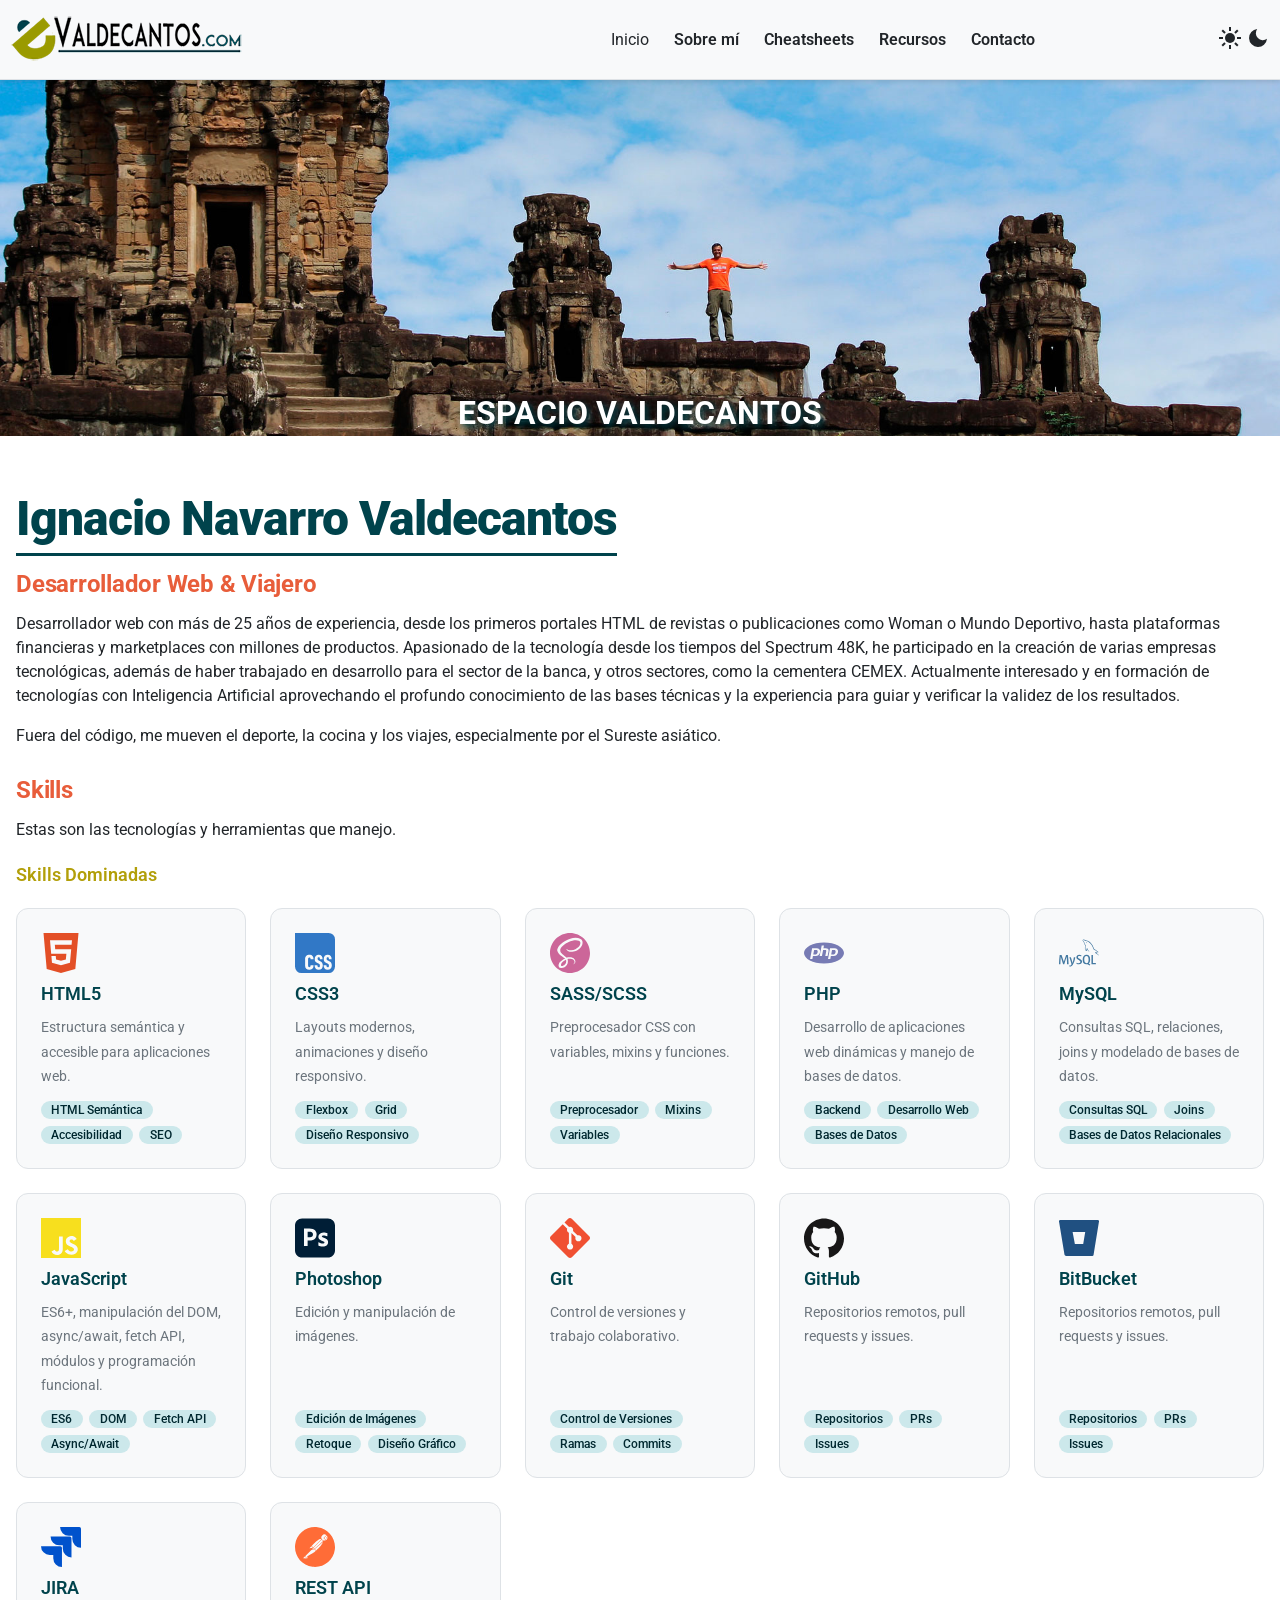
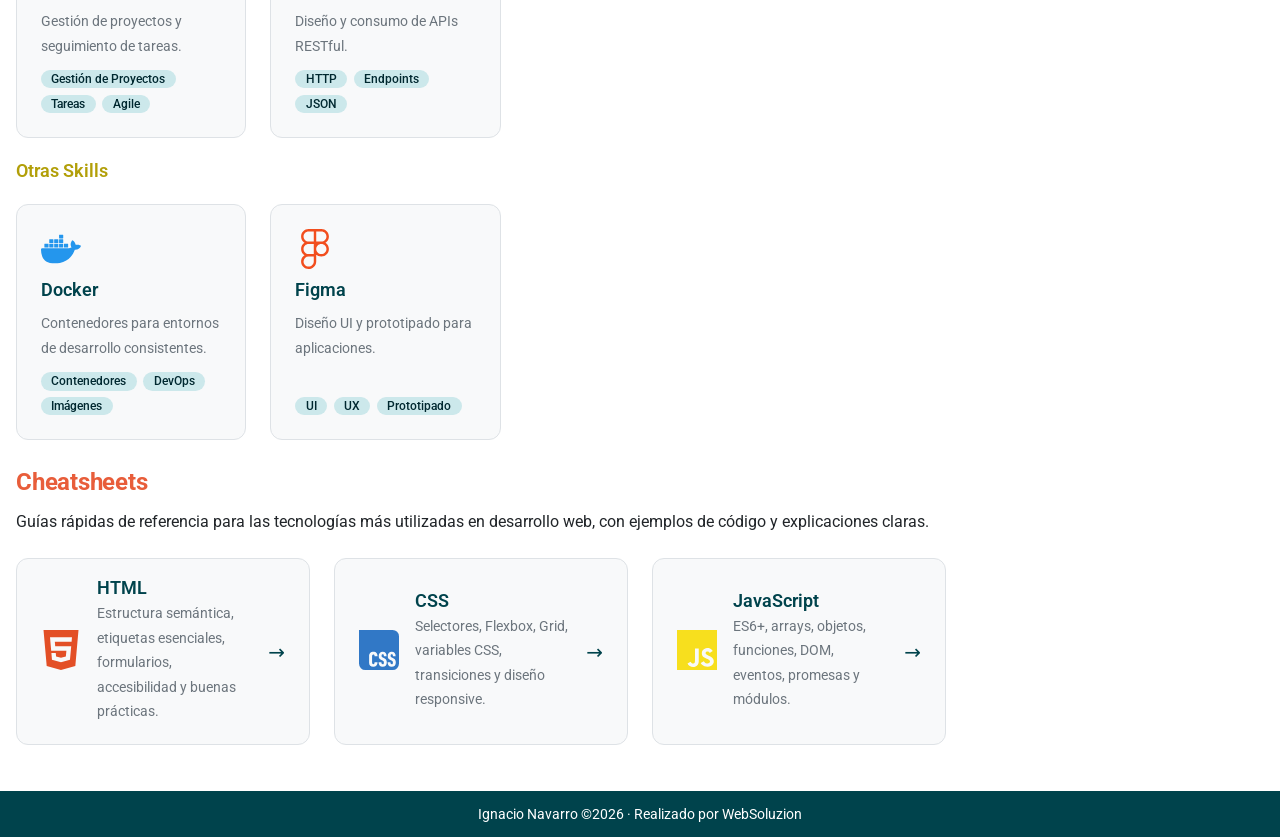
<file: index.html>
<!DOCTYPE html>
<html lang="es">
  <head>
    <meta charset="UTF-8" />
    <meta name="viewport" content="width=device-width" />
    <meta name="author" content="Ignacio Navarro" />
    <meta name="description" content="Home de mi espacio personal: Ignacio Navarro"/>
    <link rel="icon" type="image/x-icon" href="./img/common/favicon.ico"/>
    <title>Home de mi espacio personal: Ignacio Navarro</title>
    <link rel="stylesheet" href="./css/index.css">
  </head>
  <body data-page="index">

    <!-- Aquí irá el HEADER, que se cargará en main.js mediante módulos-->

    <!-- Imagen de portada. Colocada de modo excepcional fuera del main para no complicar margins y paddings. -->
    <section class="home-image">
      <picture>
        <source media="(min-width: 1024px)" srcset="./img/home/v_portada_1940x540.jpg">
        <source media="(min-width: 768px)" srcset="./img/home/v_portada_1100x280.jpg">
        <source media="(min-width: 600px)" srcset="./img/home/v_portada_768x175.jpg">
        <img src="./img/home/v_portada_600x275.jpg" alt="Imagen del Espacio Valdecantos">
      </picture>
      <div class="img-portada-tit">ESPACIO VALDECANTOS</div>
    </section>

    <!-- Contenido principal -->
    <main>
      <section id="about">
        <h1>Ignacio Navarro Valdecantos</h1>
        <h2 class="color-tertiary">Desarrollador Web & Viajero</h2>
        <p>Desarrollador web con más de 25 años de experiencia, desde los primeros portales HTML de revistas o publicaciones como Woman o Mundo Deportivo, hasta plataformas financieras y marketplaces con millones de productos. Apasionado de la tecnología desde los tiempos del Spectrum 48K, he participado en la creación de varias empresas tecnológicas, además de haber trabajado en desarrollo para el sector de la banca, y otros sectores, como la cementera CEMEX. Actualmente interesado y en formación de tecnologías con Inteligencia Artificial aprovechando el profundo conocimiento de las bases técnicas y la experiencia para guiar y verificar la validez de los resultados.</p>
        <p>Fuera del código, me mueven el deporte, la cocina y los viajes, especialmente por el Sureste asiático.</p>
      </section>

      <section id="skills">
        <h2>Skills</h2>
        <p>Estas son las tecnologías y herramientas que manejo.</p>
        <div id="skills-dominada-container" class="skills-container"></div>
        <div id="skills-others-container" class="skills-container"></div>
          <!-- Aquí se cargarán las skills dinámicamente desde JS -->
        </div>
      </section>

      <section id="cheatsheets">
        <h2>Cheatsheets</h2>
        <p>Guías rápidas de referencia para las tecnologías más utilizadas en desarrollo web, con ejemplos de código y explicaciones claras.</p>
        <div id="cheatsheets-container" class="cheatsheets-container">
          <!-- Aquí se cargarán las cheatsheets dinámicamente desde JS -->
        </div>
      </section>

    </main>

    <!-- Aquí irá el FOOTER, que se cargará en main.js mediante módulos-->

  <script type="module" src="./js/main.js"></script>
  <script type="module" src="./js/utils/skillsList.js"></script>
  <script type="module" src="./js/utils/cheatsheetsList.js"></script>
  </body>
</html>
</file>
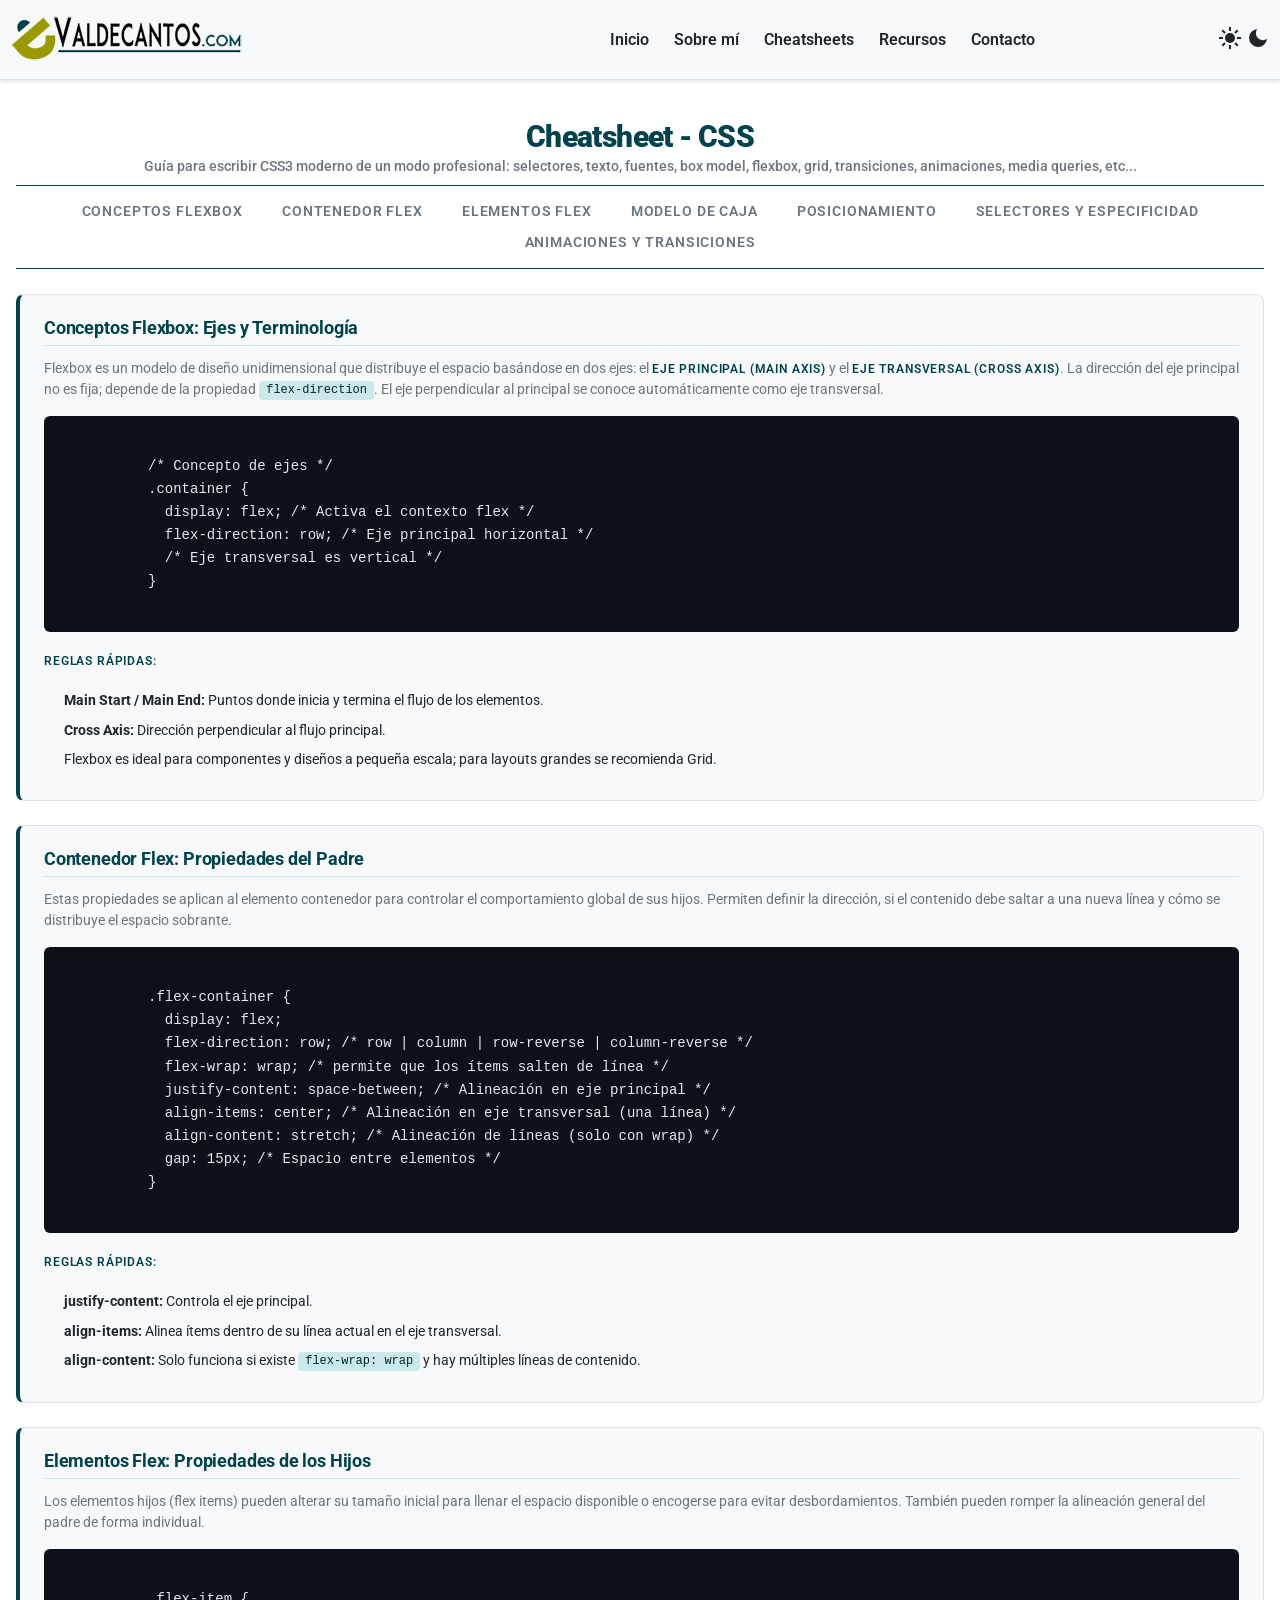
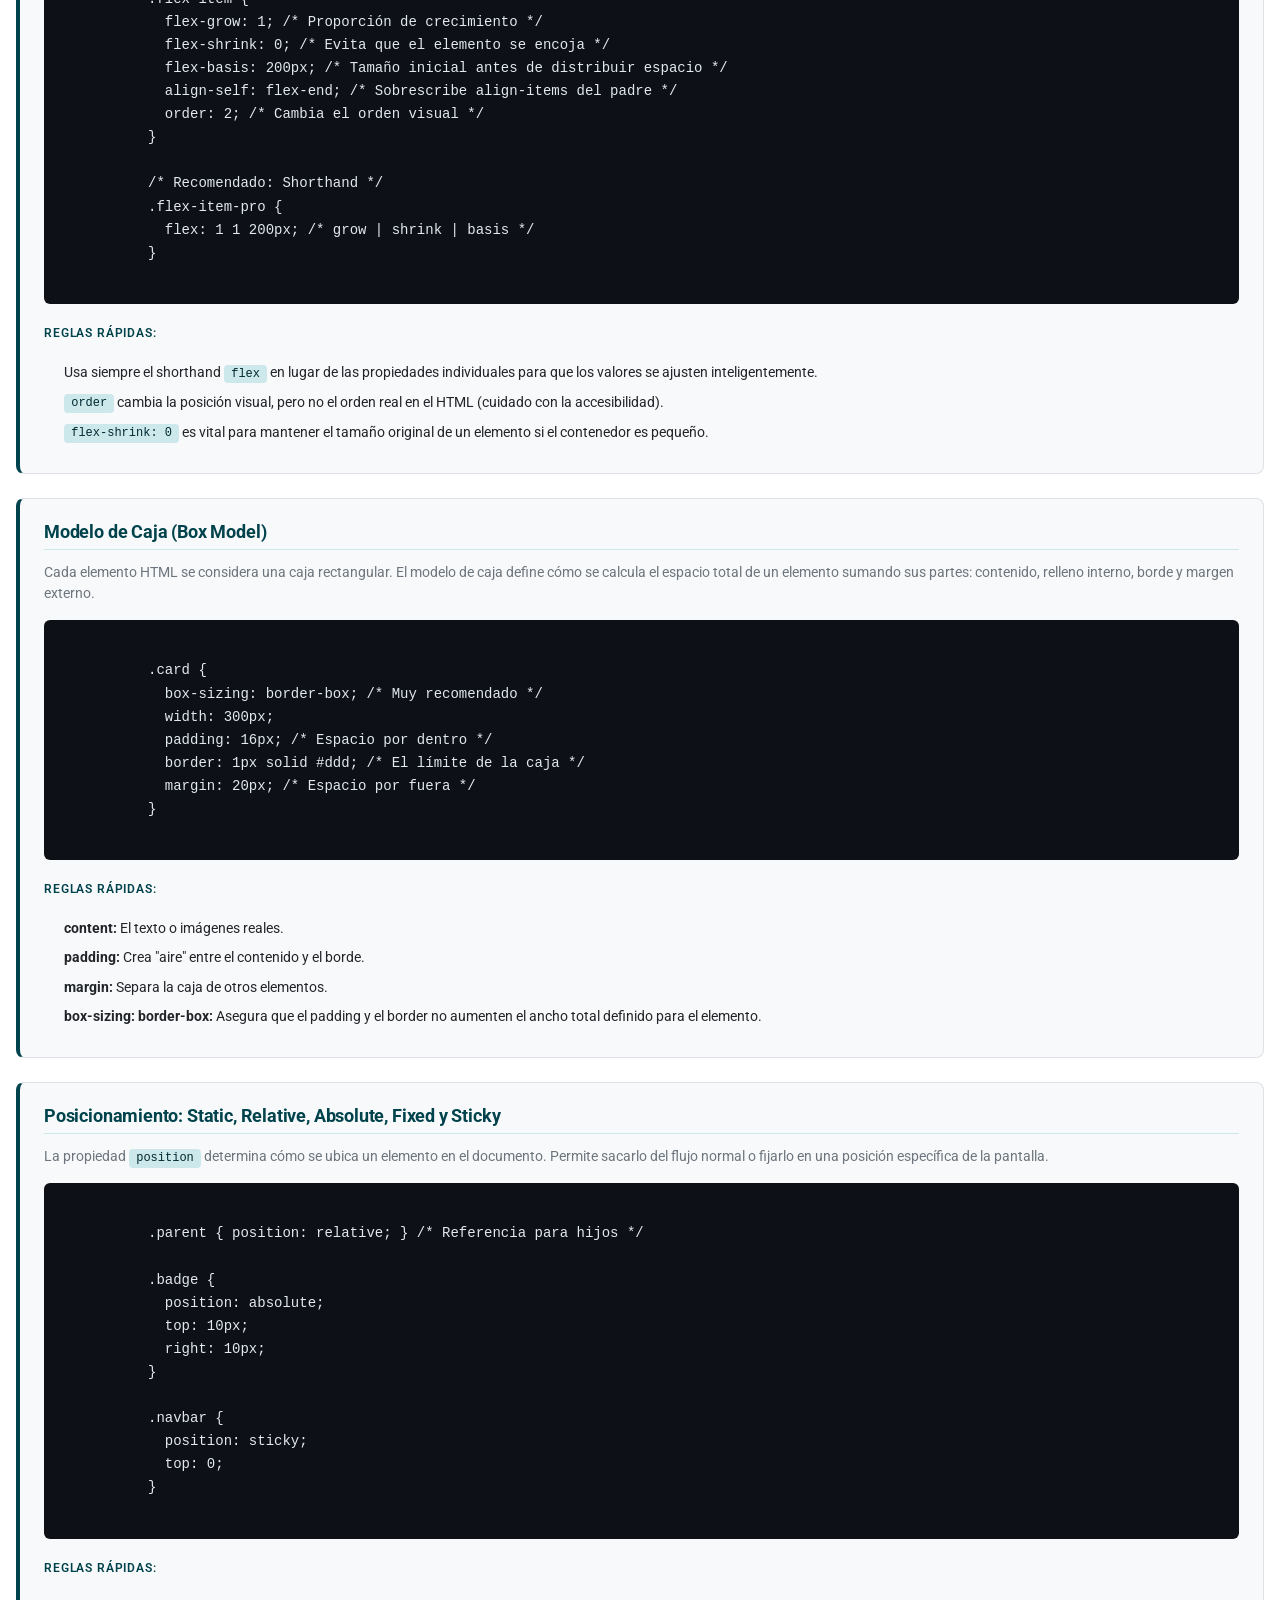
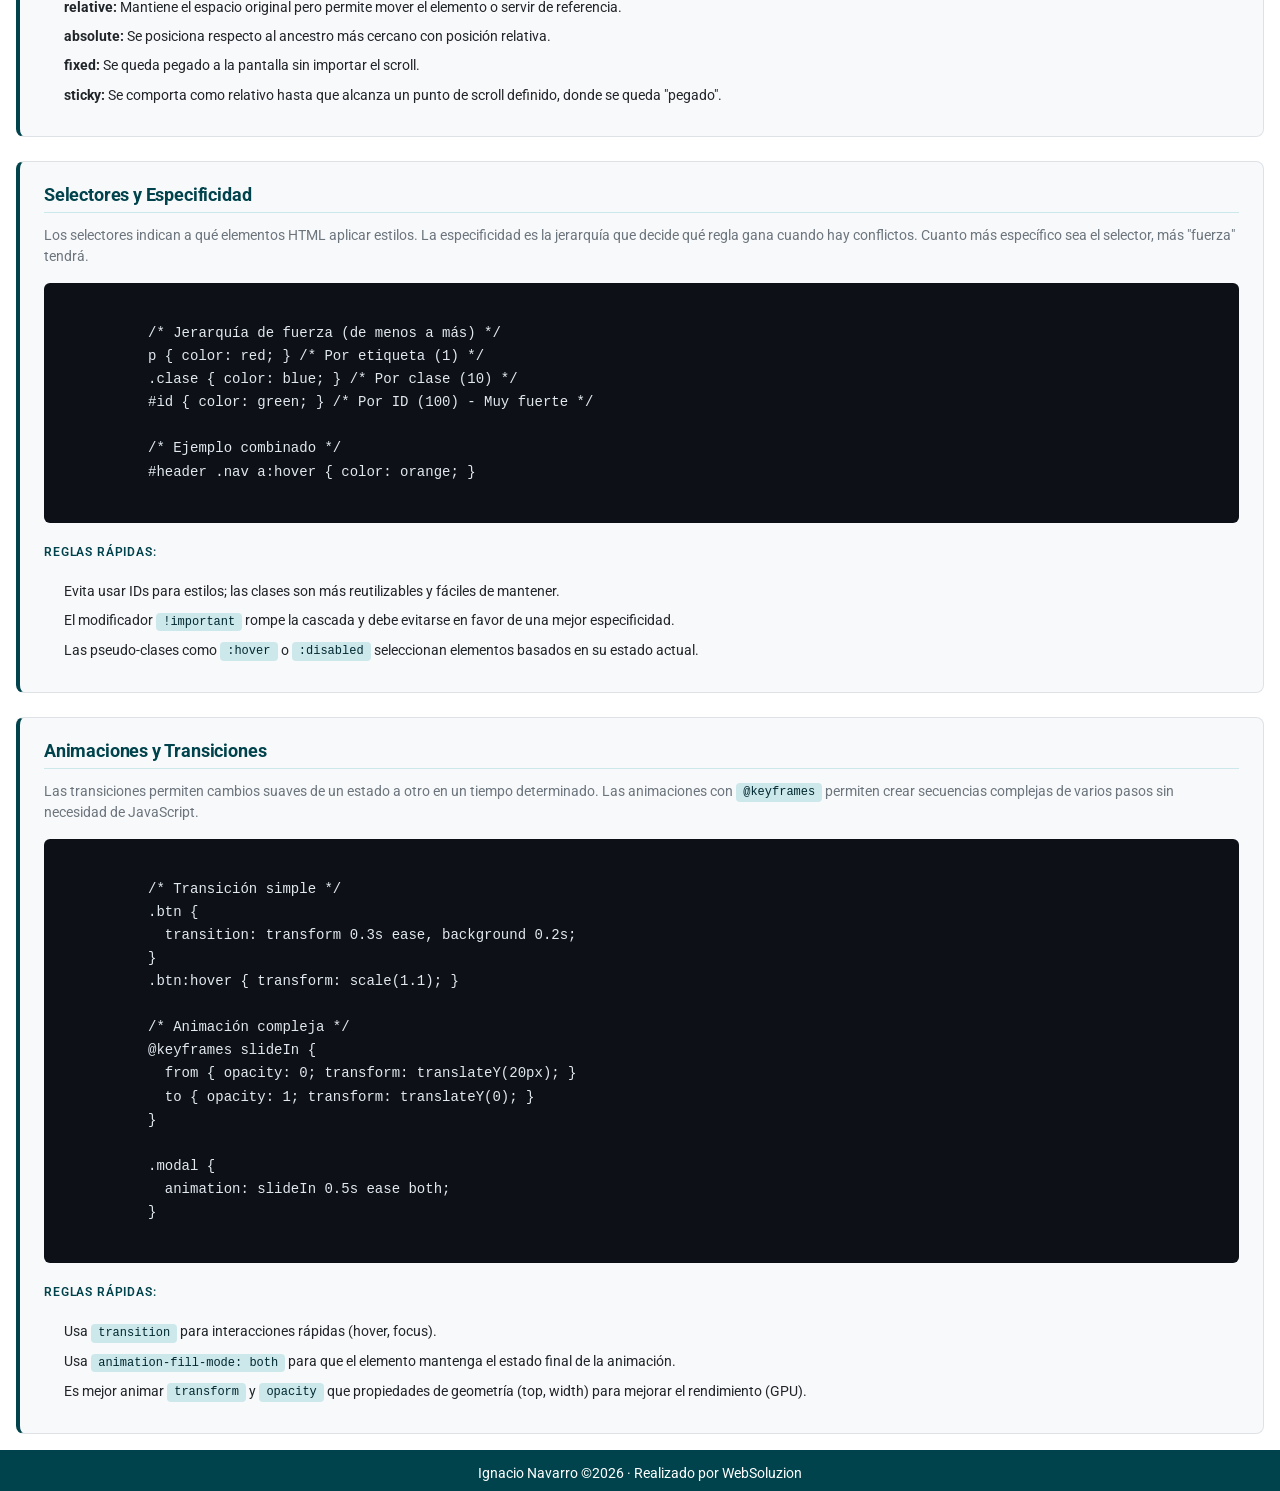
<file: cheatsheet-css.html>
<!DOCTYPE html>
<html lang="es">
  <head>
    <meta charset="UTF-8" />
    <meta name="viewport" content="width=device-width" />
    <meta name="author" content="Ignacio Navarro" />
    <meta name="description" content="Cheatsheet de CSS"/>
    <link rel="icon" type="image/x-icon" href="./img/common/favicon.ico"/>
    <title>Cheatsheet de CSS</title>
    <link rel="stylesheet" href="./css/cheatsheets.css">
  </head>
  <body data-page="cheatsheet-css">

    <!-- Aquí irá el HEADER, que se cargará en main.js mediante módulos-->

    <!-- Contenido principal -->
    <main>
        <div class="submenu-sticky">
            <div class="cheatsheet-intro">
                <h1>Cheatsheet - CSS</h1>
                <p class="section-intro">Guía para escribir CSS3 moderno de un modo profesional: selectores, texto, fuentes, box model, flexbox, grid, transiciones, animaciones, media queries, etc...</p>
            </div>
            <nav>
                <ul class="submenu">
                  <li><a href="#conceptosflexbox">Conceptos Flexbox</a></li>
                  <li><a href="#contenedorflex">Contenedor Flex</a></li>
                  <li><a href="#elementosflex">Elementos Flex</a></li>
                  <li><a href="#boxmodel">Modelo de Caja</a></li>
                  <li><a href="#posicionamiento">Posicionamiento</a></li>
                  <li><a href="#selectoresyespecificidad">Selectores y Especificidad</a></li>
                  <li><a href="#animacionesytransiciones">Animaciones y Transiciones</a></li>
                </ul>
            </nav>
        </div>

        <section class="cheatsheet-content">
          <article class="cheat-card" id="conceptosflexbox">
            <h2>Conceptos Flexbox: Ejes y Terminología</h2>
            <p>Flexbox es un modelo de diseño unidimensional que distribuye el espacio basándose en dos ejes: el <strong>eje principal (main axis)</strong> y el <strong>eje transversal (cross axis)</strong>. La dirección del eje principal no es fija; depende de la propiedad <code>flex-direction</code>. El eje perpendicular al principal se conoce automáticamente como eje transversal.</p>
            <pre><code>
          /* Concepto de ejes */
          .container {
            display: flex; /* Activa el contexto flex */
            flex-direction: row; /* Eje principal horizontal */
            /* Eje transversal es vertical */
          }
            </code></pre>
            <p><strong>Reglas rápidas:</strong></p>
            <ul>
              <li><strong>Main Start / Main End:</strong> Puntos donde inicia y termina el flujo de los elementos.</li>
              <li><strong>Cross Axis:</strong> Dirección perpendicular al flujo principal.</li>
              <li>Flexbox es ideal para componentes y diseños a pequeña escala; para layouts grandes se recomienda Grid.</li>
            </ul>
          </article>

          <article class="cheat-card" id="contenedorflex">
            <h2>Contenedor Flex: Propiedades del Padre</h2>
            <p>Estas propiedades se aplican al elemento contenedor para controlar el comportamiento global de sus hijos. Permiten definir la dirección, si el contenido debe saltar a una nueva línea y cómo se distribuye el espacio sobrante.</p>
            <pre><code>
          .flex-container {
            display: flex;
            flex-direction: row; /* row | column | row-reverse | column-reverse */
            flex-wrap: wrap; /* permite que los ítems salten de línea */
            justify-content: space-between; /* Alineación en eje principal */
            align-items: center; /* Alineación en eje transversal (una línea) */
            align-content: stretch; /* Alineación de líneas (solo con wrap) */
            gap: 15px; /* Espacio entre elementos */
          }
            </code></pre>
            <p><strong>Reglas rápidas:</strong></p>
            <ul>
              <li><strong>justify-content:</strong> Controla el eje principal.</li>
              <li><strong>align-items:</strong> Alinea ítems dentro de su línea actual en el eje transversal.</li>
              <li><strong>align-content:</strong> Solo funciona si existe <code>flex-wrap: wrap</code> y hay múltiples líneas de contenido.</li>
            </ul>
          </article>

          <article class="cheat-card" id="elementosflex">
            <h2>Elementos Flex: Propiedades de los Hijos</h2>
            <p>Los elementos hijos (flex items) pueden alterar su tamaño inicial para llenar el espacio disponible o encogerse para evitar desbordamientos. También pueden romper la alineación general del padre de forma individual.</p>
            <pre><code>
          .flex-item {
            flex-grow: 1; /* Proporción de crecimiento */
            flex-shrink: 0; /* Evita que el elemento se encoja */
            flex-basis: 200px; /* Tamaño inicial antes de distribuir espacio */
            align-self: flex-end; /* Sobrescribe align-items del padre */
            order: 2; /* Cambia el orden visual */
          }

          /* Recomendado: Shorthand */
          .flex-item-pro {
            flex: 1 1 200px; /* grow | shrink | basis */
          }
            </code></pre>
            <p><strong>Reglas rápidas:</strong></p>
            <ul>
              <li>Usa siempre el shorthand <code>flex</code> en lugar de las propiedades individuales para que los valores se ajusten inteligentemente.</li>
              <li><code>order</code> cambia la posición visual, pero no el orden real en el HTML (cuidado con la accesibilidad).</li>
              <li><code>flex-shrink: 0</code> es vital para mantener el tamaño original de un elemento si el contenedor es pequeño.</li>
            </ul>
          </article>

          <article class="cheat-card" id="boxmodel">
            <h2>Modelo de Caja (Box Model)</h2>
            <p>Cada elemento HTML se considera una caja rectangular. El modelo de caja define cómo se calcula el espacio total de un elemento sumando sus partes: contenido, relleno interno, borde y margen externo.</p>
            <pre><code>
          .card {
            box-sizing: border-box; /* Muy recomendado */
            width: 300px;
            padding: 16px; /* Espacio por dentro */
            border: 1px solid #ddd; /* El límite de la caja */
            margin: 20px; /* Espacio por fuera */
          }
            </code></pre>
            <p><strong>Reglas rápidas:</strong></p>
            <ul>
              <li><strong>content:</strong> El texto o imágenes reales.</li>
              <li><strong>padding:</strong> Crea "aire" entre el contenido y el borde.</li>
              <li><strong>margin:</strong> Separa la caja de otros elementos.</li>
              <li><strong>box-sizing: border-box:</strong> Asegura que el padding y el border no aumenten el ancho total definido para el elemento.</li>
            </ul>
          </article>

          <article class="cheat-card" id="posicionamiento">
            <h2>Posicionamiento: Static, Relative, Absolute, Fixed y Sticky</h2>
            <p>La propiedad <code>position</code> determina cómo se ubica un elemento en el documento. Permite sacarlo del flujo normal o fijarlo en una posición específica de la pantalla.</p>
            <pre><code>
          .parent { position: relative; } /* Referencia para hijos */

          .badge {
            position: absolute;
            top: 10px;
            right: 10px;
          }

          .navbar {
            position: sticky;
            top: 0;
          }
            </code></pre>
            <p><strong>Reglas rápidas:</strong></p>
            <ul>
              <li><strong>relative:</strong> Mantiene el espacio original pero permite mover el elemento o servir de referencia.</li>
              <li><strong>absolute:</strong> Se posiciona respecto al ancestro más cercano con posición relativa.</li>
              <li><strong>fixed:</strong> Se queda pegado a la pantalla sin importar el scroll.</li>
              <li><strong>sticky:</strong> Se comporta como relativo hasta que alcanza un punto de scroll definido, donde se queda "pegado".</li>
            </ul>
          </article>

          <article class="cheat-card" id="selectoresyespecificidad">
            <h2>Selectores y Especificidad</h2>
            <p>Los selectores indican a qué elementos HTML aplicar estilos. La especificidad es la jerarquía que decide qué regla gana cuando hay conflictos. Cuanto más específico sea el selector, más "fuerza" tendrá.</p>
            <pre><code>
          /* Jerarquía de fuerza (de menos a más) */
          p { color: red; } /* Por etiqueta (1) */
          .clase { color: blue; } /* Por clase (10) */
          #id { color: green; } /* Por ID (100) - Muy fuerte */

          /* Ejemplo combinado */
          #header .nav a:hover { color: orange; }
            </code></pre>
            <p><strong>Reglas rápidas:</strong></p>
            <ul>
              <li>Evita usar IDs para estilos; las clases son más reutilizables y fáciles de mantener.</li>
              <li>El modificador <code>!important</code> rompe la cascada y debe evitarse en favor de una mejor especificidad.</li>
              <li>Las pseudo-clases como <code>:hover</code> o <code>:disabled</code> seleccionan elementos basados en su estado actual.</li>
            </ul>
          </article>

          <article class="cheat-card" id="animacionesytransiciones">
            <h2>Animaciones y Transiciones</h2>
            <p>Las transiciones permiten cambios suaves de un estado a otro en un tiempo determinado. Las animaciones con <code>@keyframes</code> permiten crear secuencias complejas de varios pasos sin necesidad de JavaScript.</p>
            <pre><code>
          /* Transición simple */
          .btn {
            transition: transform 0.3s ease, background 0.2s;
          }
          .btn:hover { transform: scale(1.1); }

          /* Animación compleja */
          @keyframes slideIn {
            from { opacity: 0; transform: translateY(20px); }
            to { opacity: 1; transform: translateY(0); }
          }

          .modal {
            animation: slideIn 0.5s ease both;
          }
            </code></pre>
            <p><strong>Reglas rápidas:</strong></p>
            <ul>
              <li>Usa <code>transition</code> para interacciones rápidas (hover, focus).</li>
              <li>Usa <code>animation-fill-mode: both</code> para que el elemento mantenga el estado final de la animación.</li>
              <li>Es mejor animar <code>transform</code> y <code>opacity</code> que propiedades de geometría (top, width) para mejorar el rendimiento (GPU).</li>
            </ul>
          </article>
        </section>
    </main>

    <!-- Aquí irá el FOOTER, que se cargará en main.js mediante módulos-->

  <script type="module" src="./js/main.js"></script>
  <script type="module" src="./js/cheatsheetSubmenu.js"></script>
  </body>
</html>
</file>
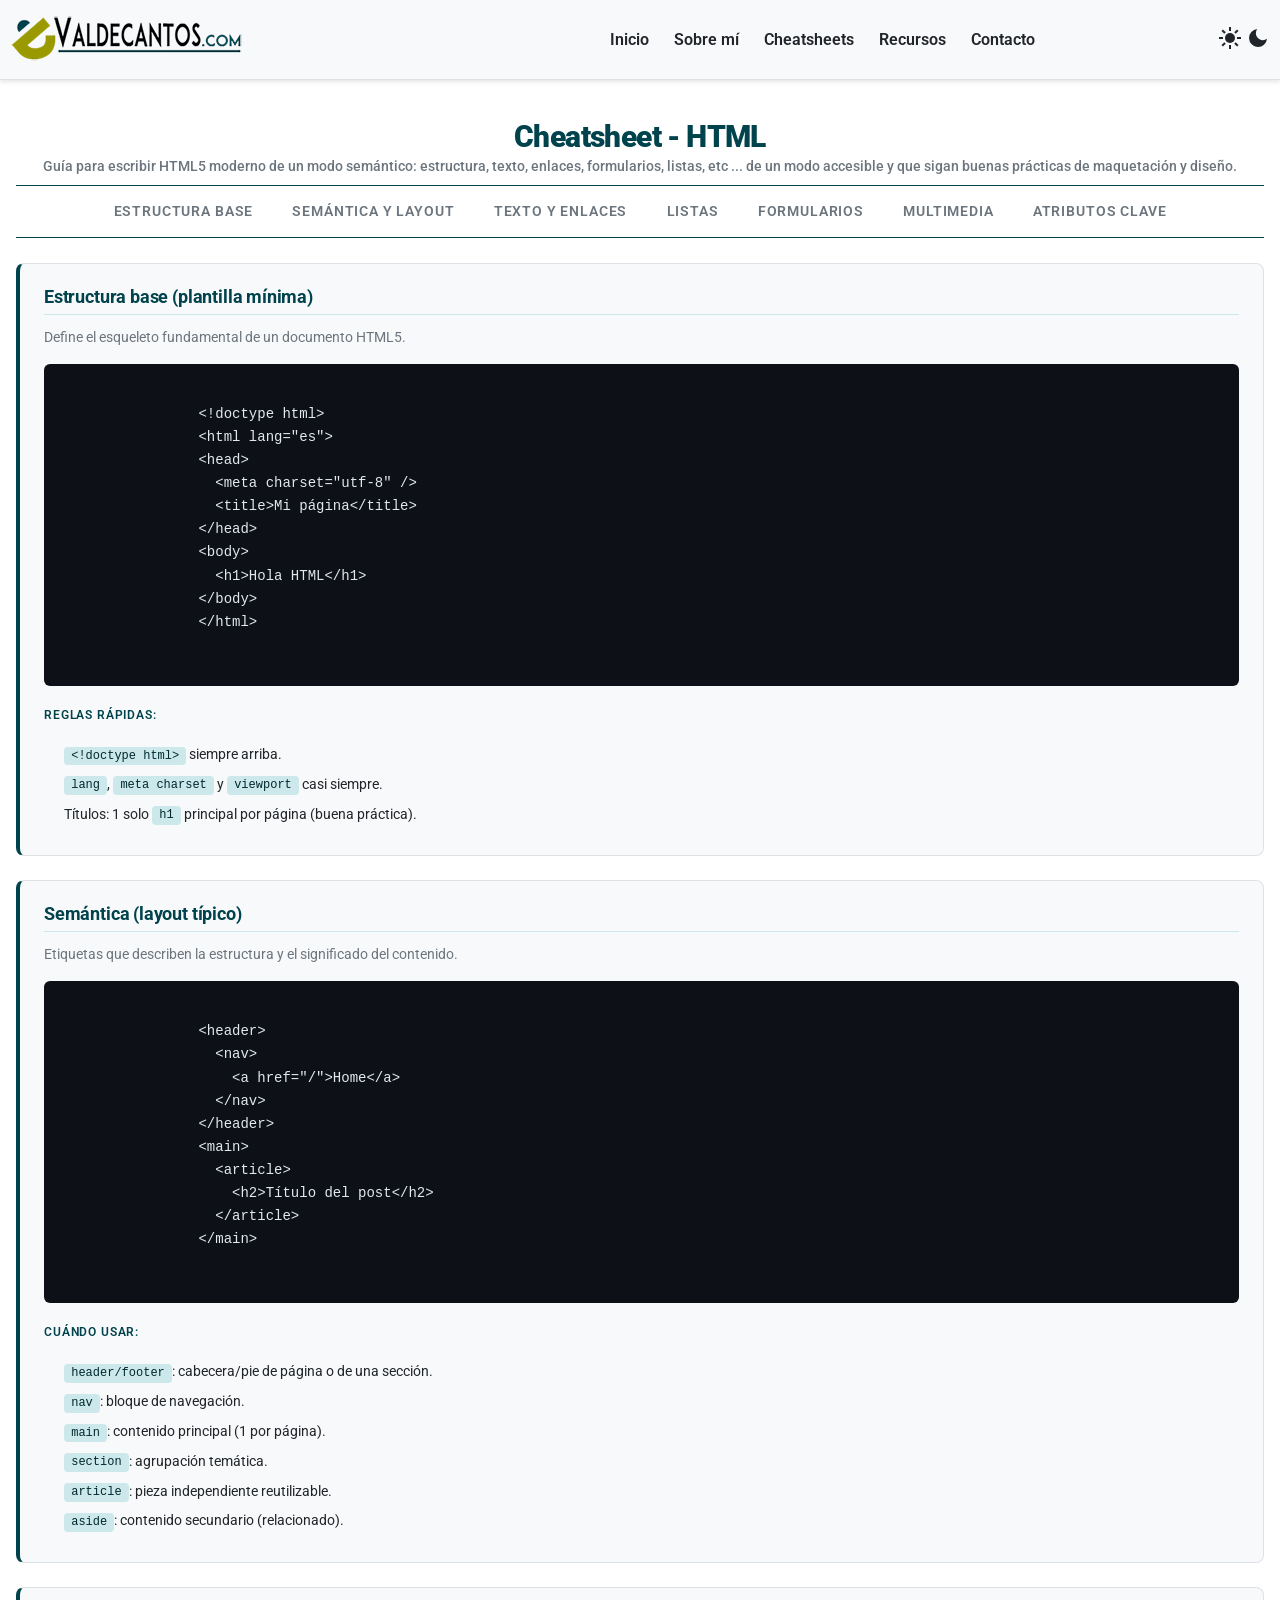
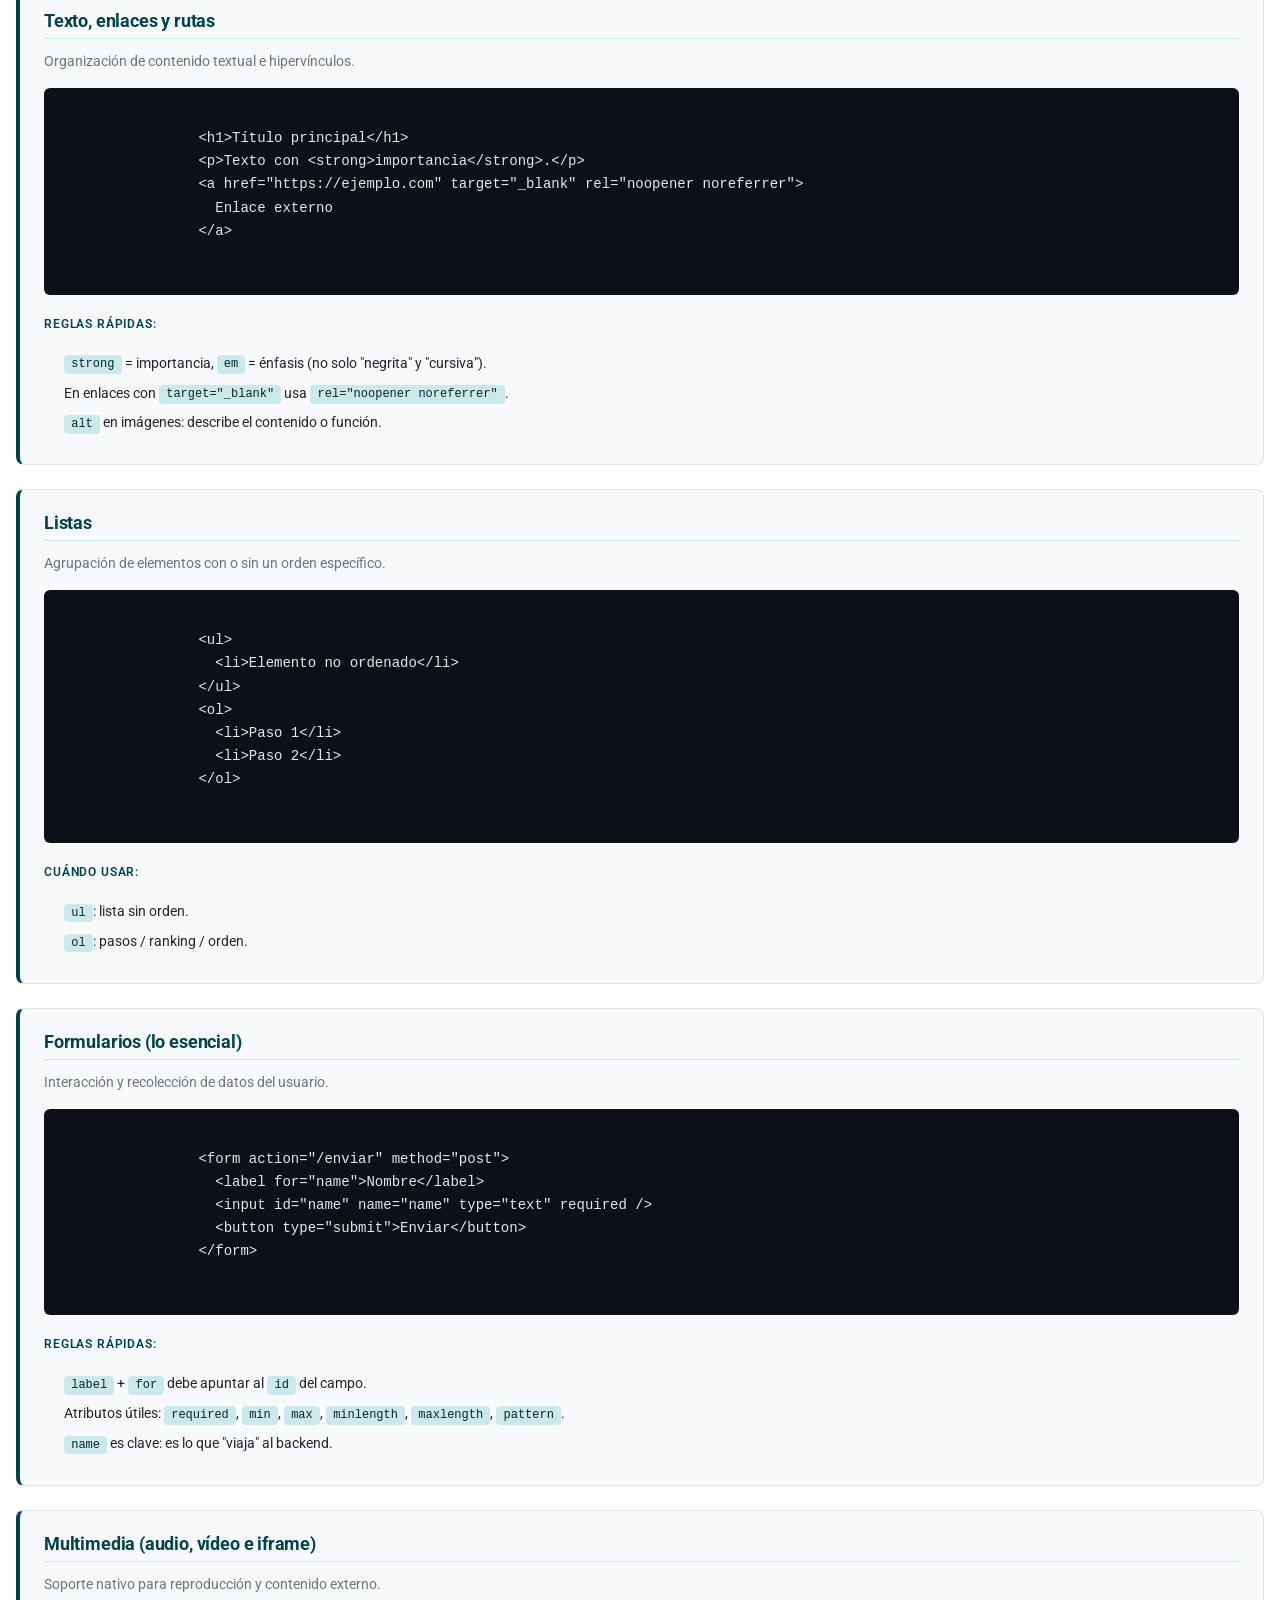
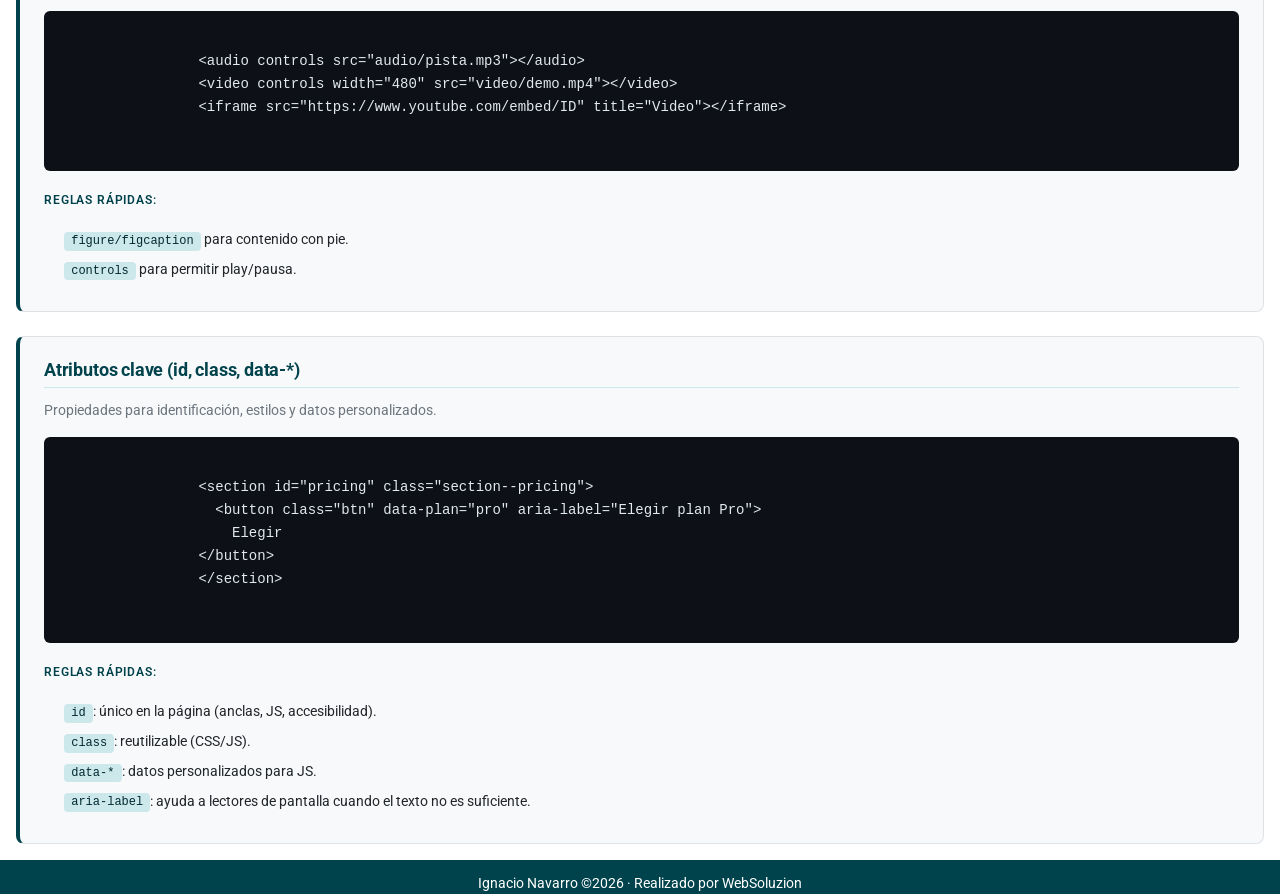
<file: cheatsheet-html.html>
<!DOCTYPE html>
<html lang="es">
  <head>
    <meta charset="UTF-8" />
    <meta name="viewport" content="width=device-width" />
    <meta name="author" content="Ignacio Navarro" />
    <meta name="description" content="Cheatsheet de HTML"/>
    <link rel="icon" type="image/x-icon" href="./img/common/favicon.ico"/>
    <title>Cheatsheet de HTML</title>
    <link rel="stylesheet" href="./css/cheatsheets.css">
  </head>
  <body data-page="cheatsheet-html">

    <!-- Aquí irá el HEADER, que se cargará en main.js mediante módulos-->

    <!-- Contenido principal -->
    <main>
        <div class="submenu-sticky">
            <div class="cheatsheet-intro">
                <h1>Cheatsheet - HTML</h1>
                <p class="section-intro">Guía para escribir HTML5 moderno de un modo semántico: estructura, texto, enlaces, formularios, listas, etc ... de un modo accesible y que sigan buenas prácticas de maquetación y diseño.</p>
            </div>
            <nav>
                <ul class="submenu">
                  <li><a href="#estructurabase">Estructura Base</a></li>
                  <li><a href="#semantica">Semántica y Layout</a></li>
                  <li><a href="#textoenlacesyrutas">Texto y Enlaces</a></li>
                  <li><a href="#listas">Listas</a></li>
                  <li><a href="#formularios">Formularios</a></li>
                  <li><a href="#multimedia">Multimedia</a></li>
                  <li><a href="#atributosclave">Atributos Clave</a></li>
                </ul>
            </nav>
        </div>

        <section class="cheatsheet-content">
          <article class="cheat-card" id="estructurabase">
            <h2>Estructura base (plantilla mínima)</h2>
            <p>Define el esqueleto fundamental de un documento HTML5.</p>
            <pre>
              <code>
                &lt;!doctype html&gt;
                &lt;html lang="es"&gt;
                &lt;head&gt;
                  &lt;meta charset="utf-8" /&gt;
                  &lt;title&gt;Mi p&aacute;gina&lt;/title&gt;
                &lt;/head&gt;
                &lt;body&gt;
                  &lt;h1&gt;Hola HTML&lt;/h1&gt;
                &lt;/body&gt;
                &lt;/html&gt;
              </code>
            </pre>
            <p><strong>Reglas rápidas:</strong></p>
            <ul>
              <li><code>&lt;!doctype html&gt;</code> siempre arriba.</li>
              <li><code>lang</code>, <code>meta charset</code> y <code>viewport</code> casi siempre.</li>
              <li>Títulos: 1 solo <code>h1</code> principal por página (buena práctica).</li>
            </ul>
          </article>

          <article class="cheat-card" id="semantica">
            <h2>Semántica (layout típico)</h2>
            <p>Etiquetas que describen la estructura y el significado del contenido.</p>
            <pre>
              <code>
                &lt;header&gt;
                  &lt;nav&gt;
                    &lt;a href="/"&gt;Home&lt;/a&gt;
                  &lt;/nav&gt;
                &lt;/header&gt;
                &lt;main&gt;
                  &lt;article&gt;
                    &lt;h2&gt;T&iacute;tulo del post&lt;/h2&gt;
                  &lt;/article&gt;
                &lt;/main&gt;
              </code>
            </pre>
            <p><strong>Cuándo usar:</strong></p>
            <ul>
              <li><code>header/footer</code>: cabecera/pie de página o de una sección.</li>
              <li><code>nav</code>: bloque de navegación.</li>
              <li><code>main</code>: contenido principal (1 por página).</li>
              <li><code>section</code>: agrupación temática.</li>
              <li><code>article</code>: pieza independiente reutilizable.</li>
              <li><code>aside</code>: contenido secundario (relacionado).</li>
            </ul>
          </article>

          <article class="cheat-card" id="textoenlacesyrutas">
            <h2>Texto, enlaces y rutas</h2>
            <p>Organización de contenido textual e hipervínculos.</p>
            <pre>
              <code>
                &lt;h1&gt;T&iacute;tulo principal&lt;/h1&gt;
                &lt;p&gt;Texto con &lt;strong&gt;importancia&lt;/strong&gt;.&lt;/p&gt;
                &lt;a href="https://ejemplo.com" target="_blank" rel="noopener noreferrer"&gt;
                  Enlace externo
                &lt;/a&gt;
              </code>
            </pre>
            <p><strong>Reglas rápidas:</strong></p>
            <ul>
              <li><code>strong</code> = importancia, <code>em</code> = énfasis (no solo "negrita" y "cursiva").</li>
              <li>En enlaces con <code>target="_blank"</code> usa <code>rel="noopener noreferrer"</code>.</li>
              <li><code>alt</code> en imágenes: describe el contenido o función.</li>
            </ul>
          </article>

          <article class="cheat-card" id="listas">
            <h2>Listas</h2>
            <p>Agrupación de elementos con o sin un orden específico.</p>
            <pre>
              <code>
                &lt;ul&gt;
                  &lt;li&gt;Elemento no ordenado&lt;/li&gt;
                &lt;/ul&gt;
                &lt;ol&gt;
                  &lt;li&gt;Paso 1&lt;/li&gt;
                  &lt;li&gt;Paso 2&lt;/li&gt;
                &lt;/ol&gt;
              </code>
            </pre>
            <p><strong>Cuándo usar:</strong></p>
            <ul>
              <li><code>ul</code>: lista sin orden.</li>
              <li><code>ol</code>: pasos / ranking / orden.</li>
            </ul>
          </article>

          <article class="cheat-card" id="formularios">
            <h2>Formularios (lo esencial)</h2>
            <p>Interacción y recolección de datos del usuario.</p>
            <pre>
              <code>
                &lt;form action="/enviar" method="post"&gt;
                  &lt;label for="name"&gt;Nombre&lt;/label&gt;
                  &lt;input id="name" name="name" type="text" required /&gt;
                  &lt;button type="submit"&gt;Enviar&lt;/button&gt;
                &lt;/form&gt;
              </code>
            </pre>
            <p><strong>Reglas rápidas:</strong></p>
            <ul>
              <li><code>label</code> + <code>for</code> debe apuntar al <code>id</code> del campo.</li>
              <li>Atributos útiles: <code>required</code>, <code>min</code>, <code>max</code>, <code>minlength</code>, <code>maxlength</code>, <code>pattern</code>.</li>
              <li><code>name</code> es clave: es lo que "viaja" al backend.</li>
            </ul>
          </article>

          <article class="cheat-card" id="multimedia">
            <h2>Multimedia (audio, vídeo e iframe)</h2>
            <p>Soporte nativo para reproducción y contenido externo.</p>
            <pre>
              <code>
                &lt;audio controls src="audio/pista.mp3"&gt;&lt;/audio&gt;
                &lt;video controls width="480" src="video/demo.mp4"&gt;&lt;/video&gt;
                &lt;iframe src="https://www.youtube.com/embed/ID" title="Video"&gt;&lt;/iframe&gt;
              </code>
            </pre>
            <p><strong>Reglas rápidas:</strong></p>
            <ul>
              <li><code>figure/figcaption</code> para contenido con pie.</li>
              <li><code>controls</code> para permitir play/pausa.</li>
            </ul>
          </article>

          <article class="cheat-card" id="atributosclave">
            <h2>Atributos clave (id, class, data-*)</h2>
            <p>Propiedades para identificación, estilos y datos personalizados.</p>
            <pre>
              <code>
                &lt;section id="pricing" class="section--pricing"&gt;
                  &lt;button class="btn" data-plan="pro" aria-label="Elegir plan Pro"&gt;
                    Elegir
                &lt;/button&gt;
                &lt;/section&gt;
              </code>
            </pre>
            <p><strong>Reglas rápidas:</strong></p>
            <ul>
              <li><code>id</code>: único en la página (anclas, JS, accesibilidad).</li>
              <li><code>class</code>: reutilizable (CSS/JS).</li>
              <li><code>data-*</code>: datos personalizados para JS.</li>
              <li><code>aria-label</code>: ayuda a lectores de pantalla cuando el texto no es suficiente.</li>
            </ul>
          </article>
        </section>
    </main>

    <!-- Aquí irá el FOOTER, que se cargará en main.js mediante módulos-->

  <script type="module" src="./js/main.js"></script>
  <script type="module" src="./js/cheatsheetSubmenu.js"></script>
  </body>
</html>
</file>
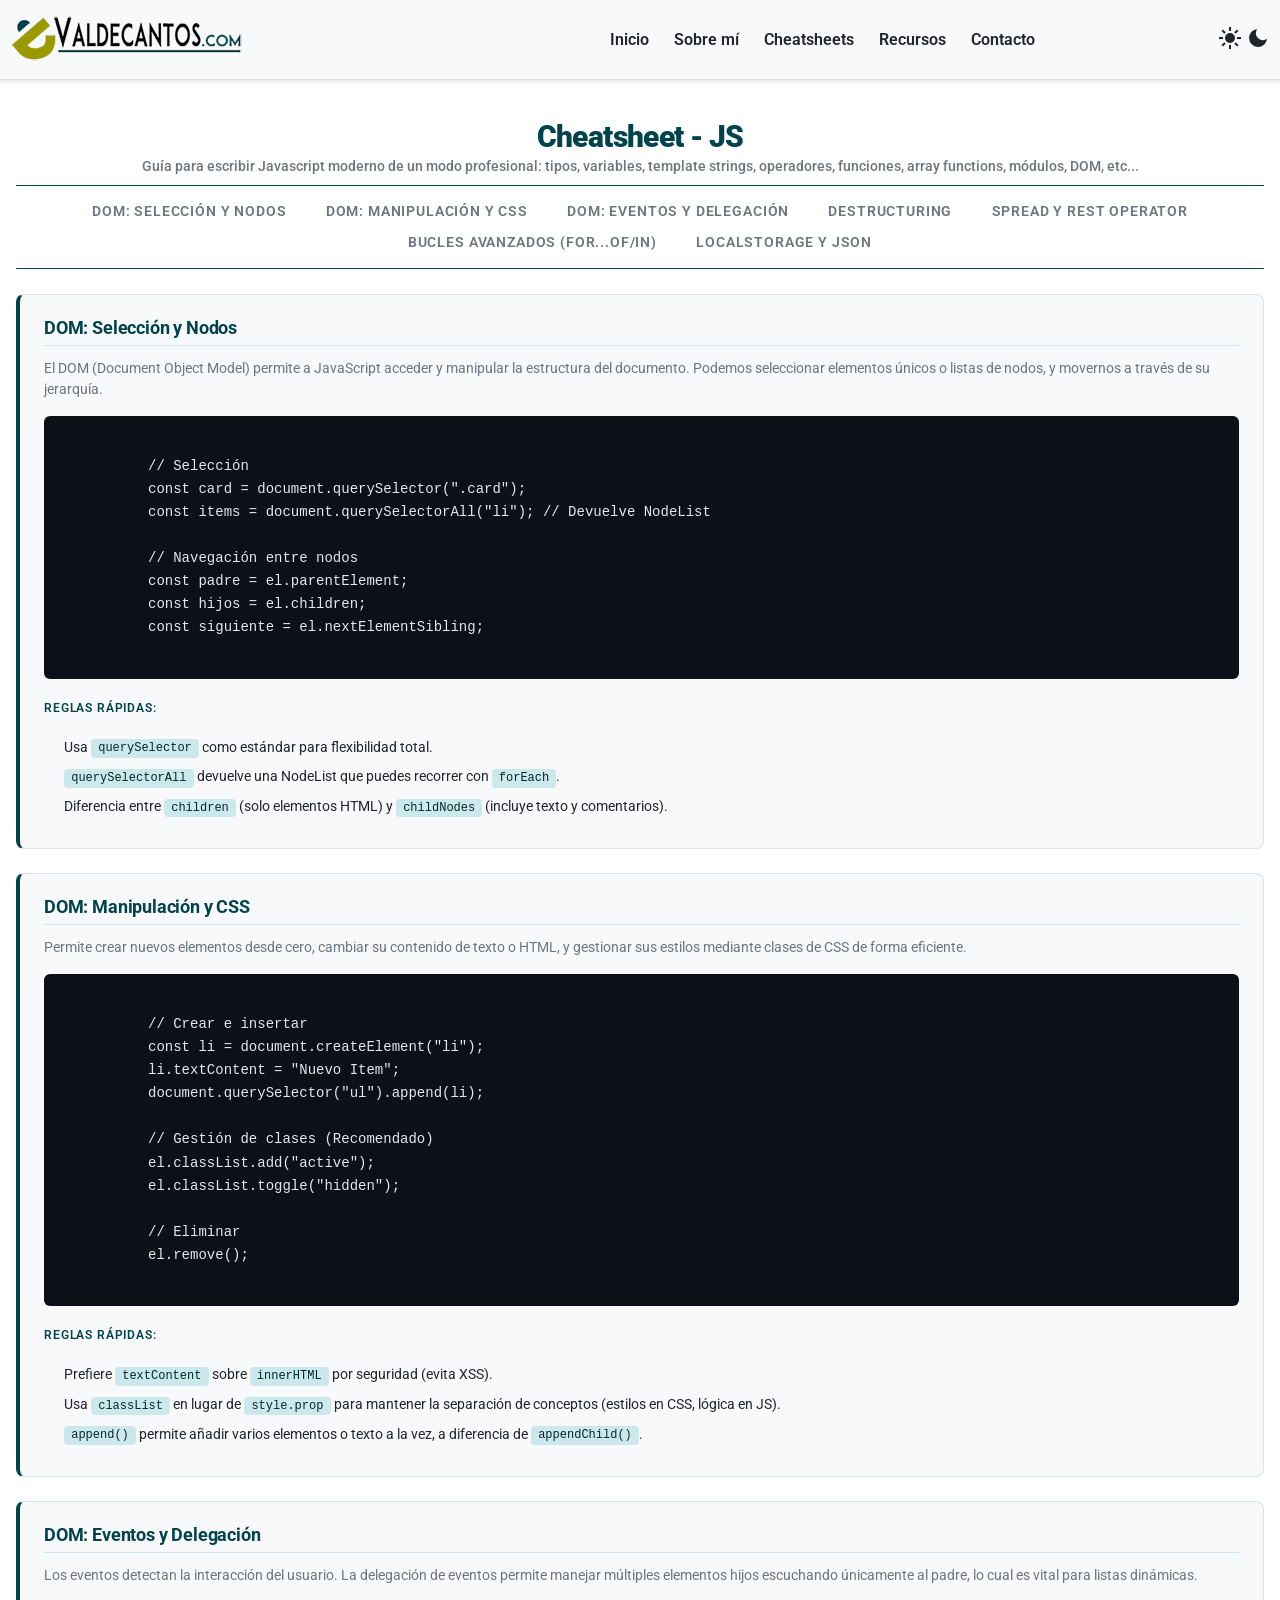
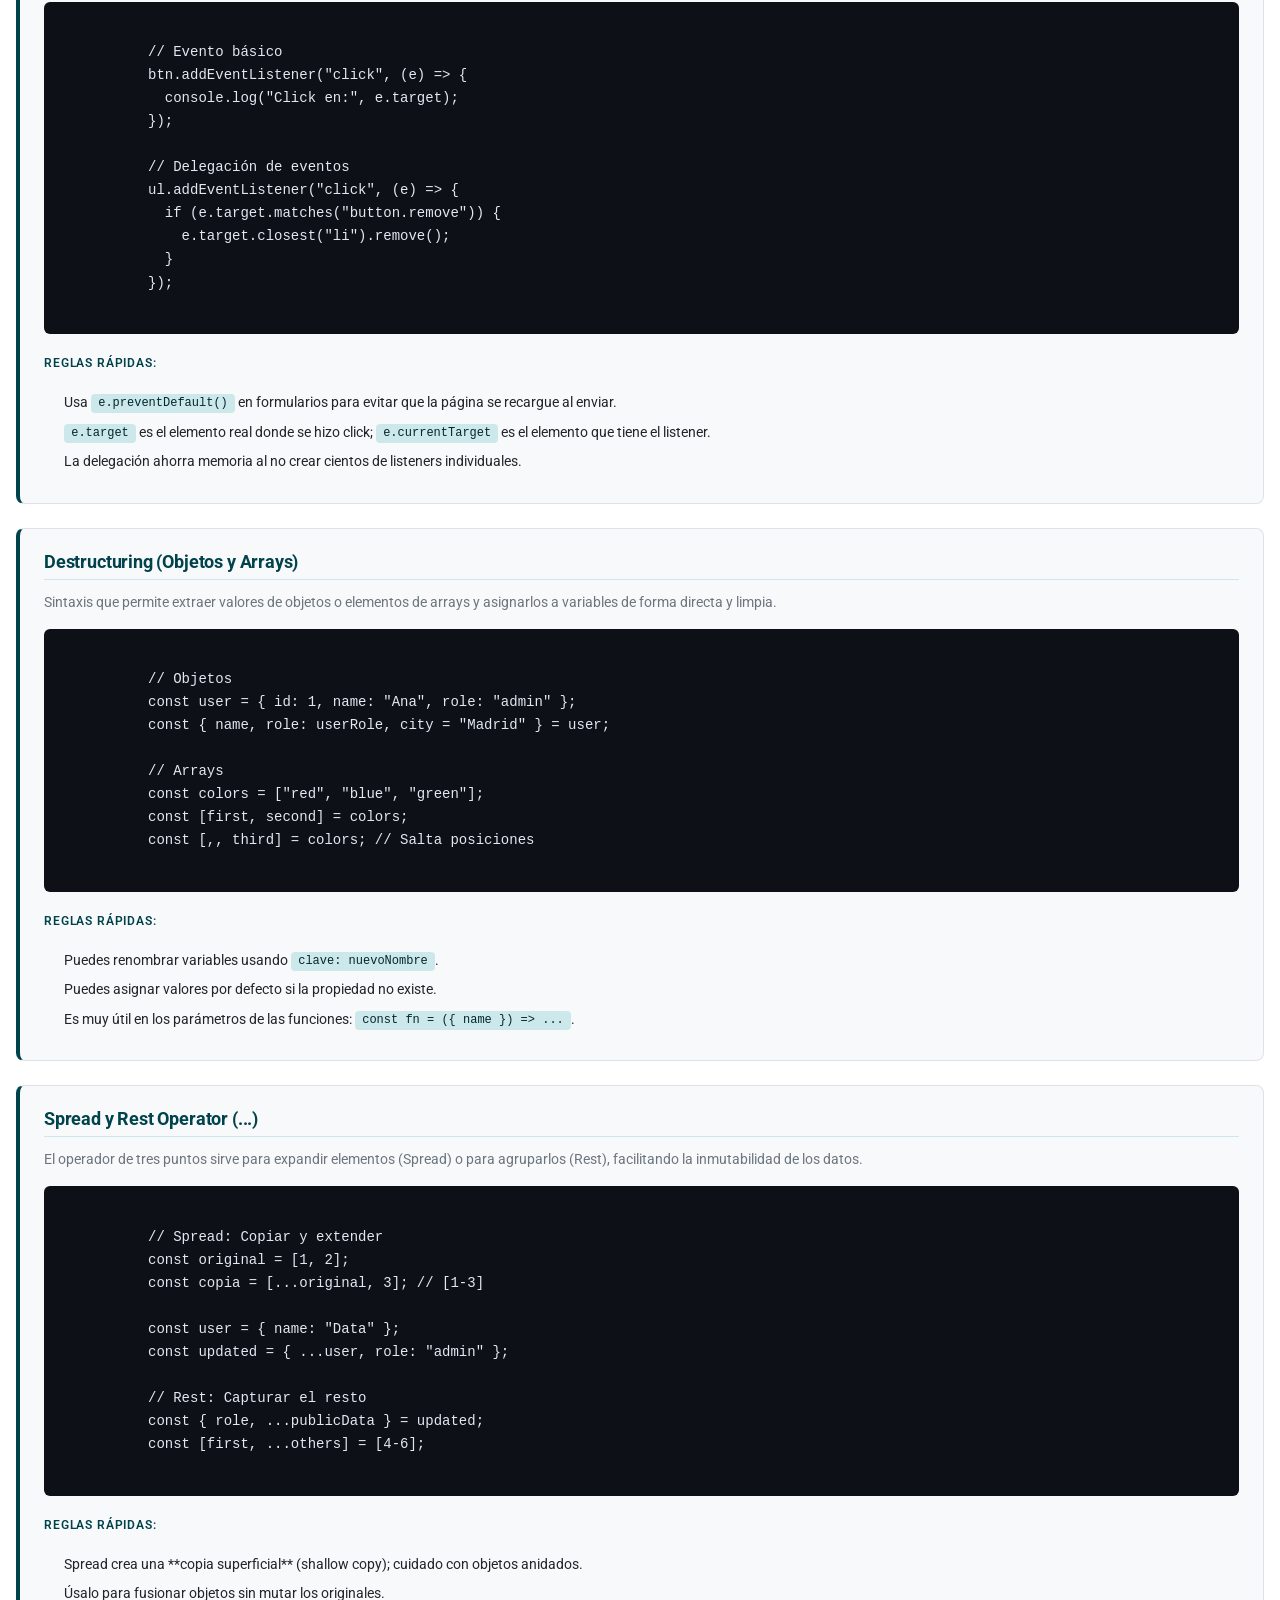
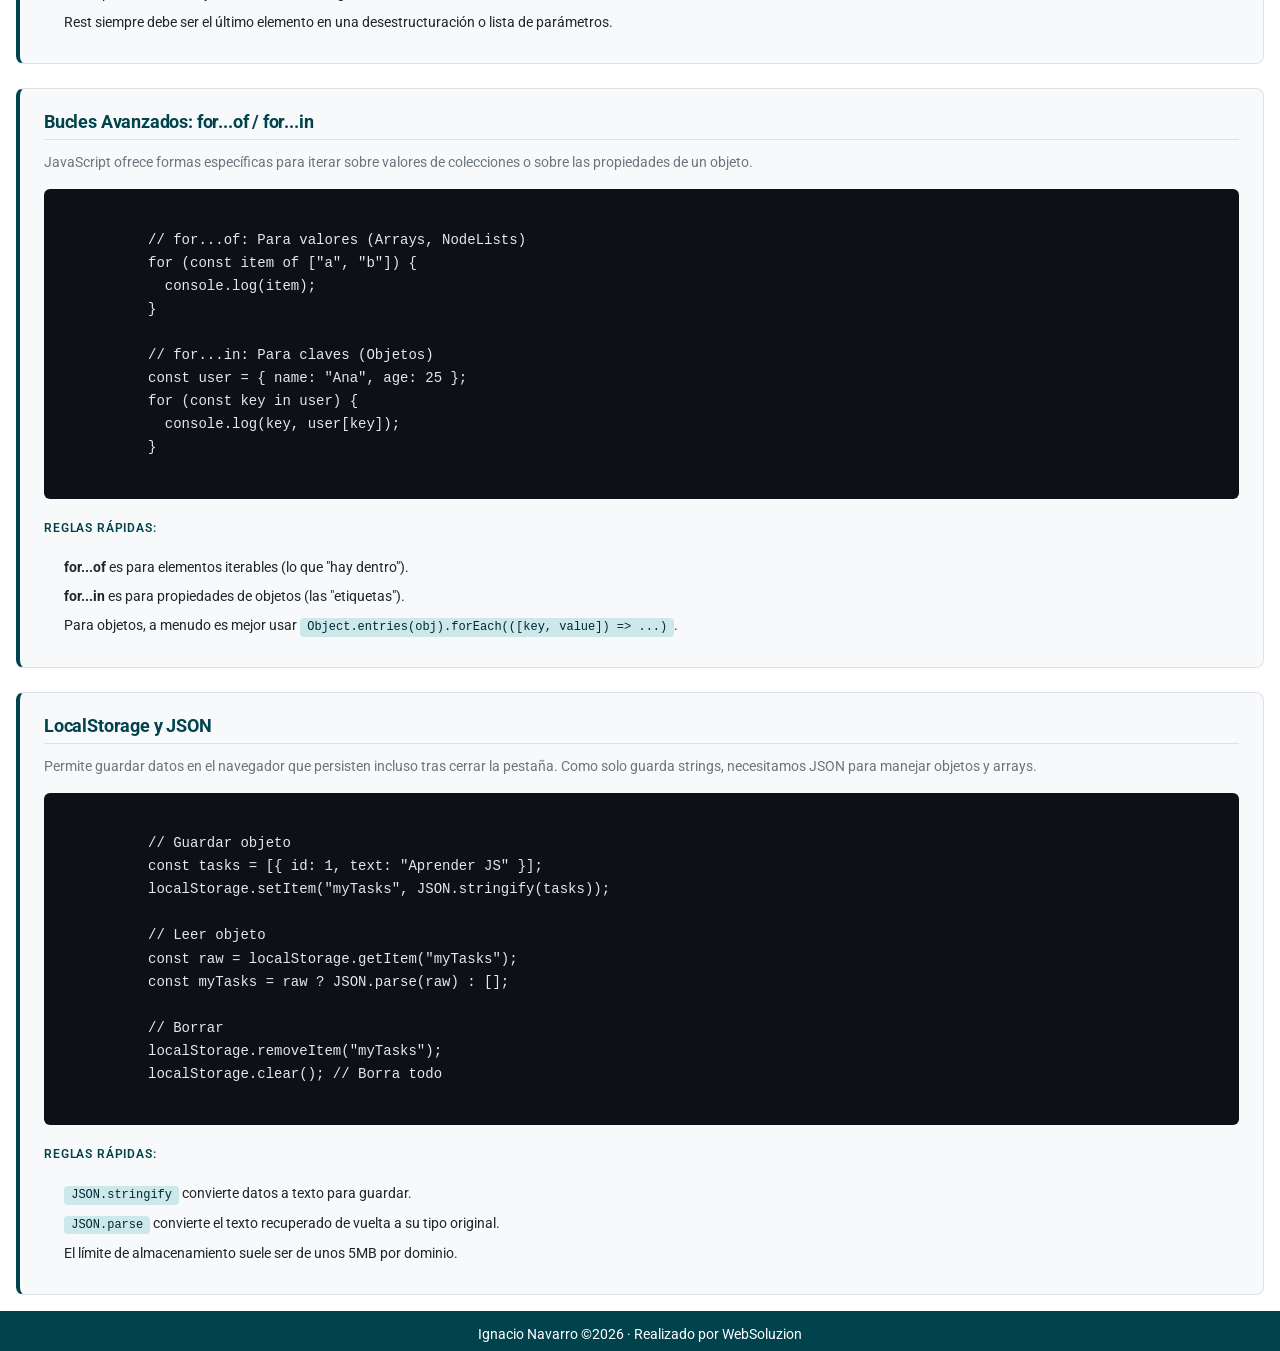
<file: cheatsheet-js.html>
<!DOCTYPE html>
<html lang="es">
  <head>
    <meta charset="UTF-8" />
    <meta name="viewport" content="width=device-width" />
    <meta name="author" content="Ignacio Navarro" />
    <meta name="description" content="Cheatsheet de JS"/>
    <link rel="icon" type="image/x-icon" href="./img/common/favicon.ico"/>
    <title>Cheatsheet de JS</title>
    <link rel="stylesheet" href="./css/cheatsheets.css">
  </head>
  <body data-page="cheatsheet-js">

    <!-- Aquí irá el HEADER, que se cargará en main.js mediante módulos-->

    <!-- Contenido principal -->
    <main>
        <div class="submenu-sticky">
            <div class="cheatsheet-intro">
                <h1>Cheatsheet - JS</h1>
                <p class="section-intro">Guía para escribir Javascript moderno de un modo profesional: tipos, variables, template strings, operadores, funciones, array functions, módulos, DOM, etc...</p>
            </div>
            <nav>
                <ul class="submenu">
                  <li><a href="#domseleccion">DOM: Selección y Nodos</a></li>
                  <li><a href="#dommanipulacion">DOM: Manipulación y CSS</a></li>
                  <li><a href="#domeventos">DOM: Eventos y Delegación</a></li>
                  <li><a href="#destructuring">Destructuring</a></li>
                  <li><a href="#spreadrest">Spread y Rest Operator</a></li>
                  <li><a href="#buclesavanzados">Bucles Avanzados (for...of/in)</a></li>
                  <li><a href="#localstorage">LocalStorage y JSON</a></li>
                </ul>
            </nav>
        </div>

        <section class="cheatsheet-content">
          <article class="cheat-card" id="domseleccion">
            <h2>DOM: Selección y Nodos</h2>
            <p>El DOM (Document Object Model) permite a JavaScript acceder y manipular la estructura del documento. Podemos seleccionar elementos únicos o listas de nodos, y movernos a través de su jerarquía.</p>
            <pre><code>
          // Selección
          const card = document.querySelector(".card");
          const items = document.querySelectorAll("li"); // Devuelve NodeList

          // Navegación entre nodos
          const padre = el.parentElement;
          const hijos = el.children;
          const siguiente = el.nextElementSibling;
            </code></pre>
            <p><strong>Reglas rápidas:</strong></p>
            <ul>
              <li>Usa <code>querySelector</code> como estándar para flexibilidad total.</li>
              <li><code>querySelectorAll</code> devuelve una NodeList que puedes recorrer con <code>forEach</code>.</li>
              <li>Diferencia entre <code>children</code> (solo elementos HTML) y <code>childNodes</code> (incluye texto y comentarios).</li>
            </ul>
          </article>

          <article class="cheat-card" id="dommanipulacion">
            <h2>DOM: Manipulación y CSS</h2>
            <p>Permite crear nuevos elementos desde cero, cambiar su contenido de texto o HTML, y gestionar sus estilos mediante clases de CSS de forma eficiente.</p>
            <pre><code>
          // Crear e insertar
          const li = document.createElement("li");
          li.textContent = "Nuevo Item";
          document.querySelector("ul").append(li);

          // Gestión de clases (Recomendado)
          el.classList.add("active");
          el.classList.toggle("hidden");

          // Eliminar
          el.remove();
            </code></pre>
            <p><strong>Reglas rápidas:</strong></p>
            <ul>
              <li>Prefiere <code>textContent</code> sobre <code>innerHTML</code> por seguridad (evita XSS).</li>
              <li>Usa <code>classList</code> en lugar de <code>style.prop</code> para mantener la separación de conceptos (estilos en CSS, lógica en JS).</li>
              <li><code>append()</code> permite añadir varios elementos o texto a la vez, a diferencia de <code>appendChild()</code>.</li>
            </ul>
          </article>

          <article class="cheat-card" id="domeventos">
            <h2>DOM: Eventos y Delegación</h2>
            <p>Los eventos detectan la interacción del usuario. La delegación de eventos permite manejar múltiples elementos hijos escuchando únicamente al padre, lo cual es vital para listas dinámicas.</p>
            <pre><code>
          // Evento básico
          btn.addEventListener("click", (e) => {
            console.log("Click en:", e.target);
          });

          // Delegación de eventos
          ul.addEventListener("click", (e) => {
            if (e.target.matches("button.remove")) {
              e.target.closest("li").remove();
            }
          });
            </code></pre>
            <p><strong>Reglas rápidas:</strong></p>
            <ul>
              <li>Usa <code>e.preventDefault()</code> en formularios para evitar que la página se recargue al enviar.</li>
              <li><code>e.target</code> es el elemento real donde se hizo click; <code>e.currentTarget</code> es el elemento que tiene el listener.</li>
              <li>La delegación ahorra memoria al no crear cientos de listeners individuales.</li>
            </ul>
          </article>

          <article class="cheat-card" id="destructuring">
            <h2>Destructuring (Objetos y Arrays)</h2>
            <p>Sintaxis que permite extraer valores de objetos o elementos de arrays y asignarlos a variables de forma directa y limpia.</p>
            <pre><code>
          // Objetos
          const user = { id: 1, name: "Ana", role: "admin" };
          const { name, role: userRole, city = "Madrid" } = user;

          // Arrays
          const colors = ["red", "blue", "green"];
          const [first, second] = colors;
          const [,, third] = colors; // Salta posiciones
            </code></pre>
            <p><strong>Reglas rápidas:</strong></p>
            <ul>
              <li>Puedes renombrar variables usando <code>clave: nuevoNombre</code>.</li>
              <li>Puedes asignar valores por defecto si la propiedad no existe.</li>
              <li>Es muy útil en los parámetros de las funciones: <code>const fn = ({ name }) => ...</code>.</li>
            </ul>
          </article>

          <article class="cheat-card" id="spreadrest">
            <h2>Spread y Rest Operator (...)</h2>
            <p>El operador de tres puntos sirve para expandir elementos (Spread) o para agruparlos (Rest), facilitando la inmutabilidad de los datos.</p>
            <pre><code>
          // Spread: Copiar y extender
          const original = [1, 2];
          const copia = [...original, 3]; // [1-3]

          const user = { name: "Data" };
          const updated = { ...user, role: "admin" };

          // Rest: Capturar el resto
          const { role, ...publicData } = updated;
          const [first, ...others] = [4-6];
            </code></pre>
            <p><strong>Reglas rápidas:</strong></p>
            <ul>
              <li>Spread crea una **copia superficial** (shallow copy); cuidado con objetos anidados.</li>
              <li>Úsalo para fusionar objetos sin mutar los originales.</li>
              <li>Rest siempre debe ser el último elemento en una desestructuración o lista de parámetros.</li>
            </ul>
          </article>

          <article class="cheat-card" id="buclesavanzados">
            <h2>Bucles Avanzados: for...of / for...in</h2>
            <p>JavaScript ofrece formas específicas para iterar sobre valores de colecciones o sobre las propiedades de un objeto.</p>
            <pre><code>
          // for...of: Para valores (Arrays, NodeLists)
          for (const item of ["a", "b"]) {
            console.log(item);
          }

          // for...in: Para claves (Objetos)
          const user = { name: "Ana", age: 25 };
          for (const key in user) {
            console.log(key, user[key]);
          }
            </code></pre>
            <p><strong>Reglas rápidas:</strong></p>
            <ul>
              <li><strong>for...of</strong> es para elementos iterables (lo que "hay dentro").</li>
              <li><strong>for...in</strong> es para propiedades de objetos (las "etiquetas").</li>
              <li>Para objetos, a menudo es mejor usar <code>Object.entries(obj).forEach(([key, value]) => ...)</code>.</li>
            </ul>
          </article>

          <article class="cheat-card" id="localstorage">
            <h2>LocalStorage y JSON</h2>
            <p>Permite guardar datos en el navegador que persisten incluso tras cerrar la pestaña. Como solo guarda strings, necesitamos JSON para manejar objetos y arrays.</p>
            <pre><code>
          // Guardar objeto
          const tasks = [{ id: 1, text: "Aprender JS" }];
          localStorage.setItem("myTasks", JSON.stringify(tasks));

          // Leer objeto
          const raw = localStorage.getItem("myTasks");
          const myTasks = raw ? JSON.parse(raw) : [];

          // Borrar
          localStorage.removeItem("myTasks");
          localStorage.clear(); // Borra todo
            </code></pre>
            <p><strong>Reglas rápidas:</strong></p>
            <ul>
              <li><code>JSON.stringify</code> convierte datos a texto para guardar.</li>
              <li><code>JSON.parse</code> convierte el texto recuperado de vuelta a su tipo original.</li>
              <li>El límite de almacenamiento suele ser de unos 5MB por dominio.</li>
            </ul>
          </article>
        </section>

    </main>

    <!-- Aquí irá el FOOTER, que se cargará en main.js mediante módulos-->

  <script type="module" src="./js/main.js"></script>
  <script type="module" src="./js/cheatsheetSubmenu.js"></script>
  </body>
</html>
</file>
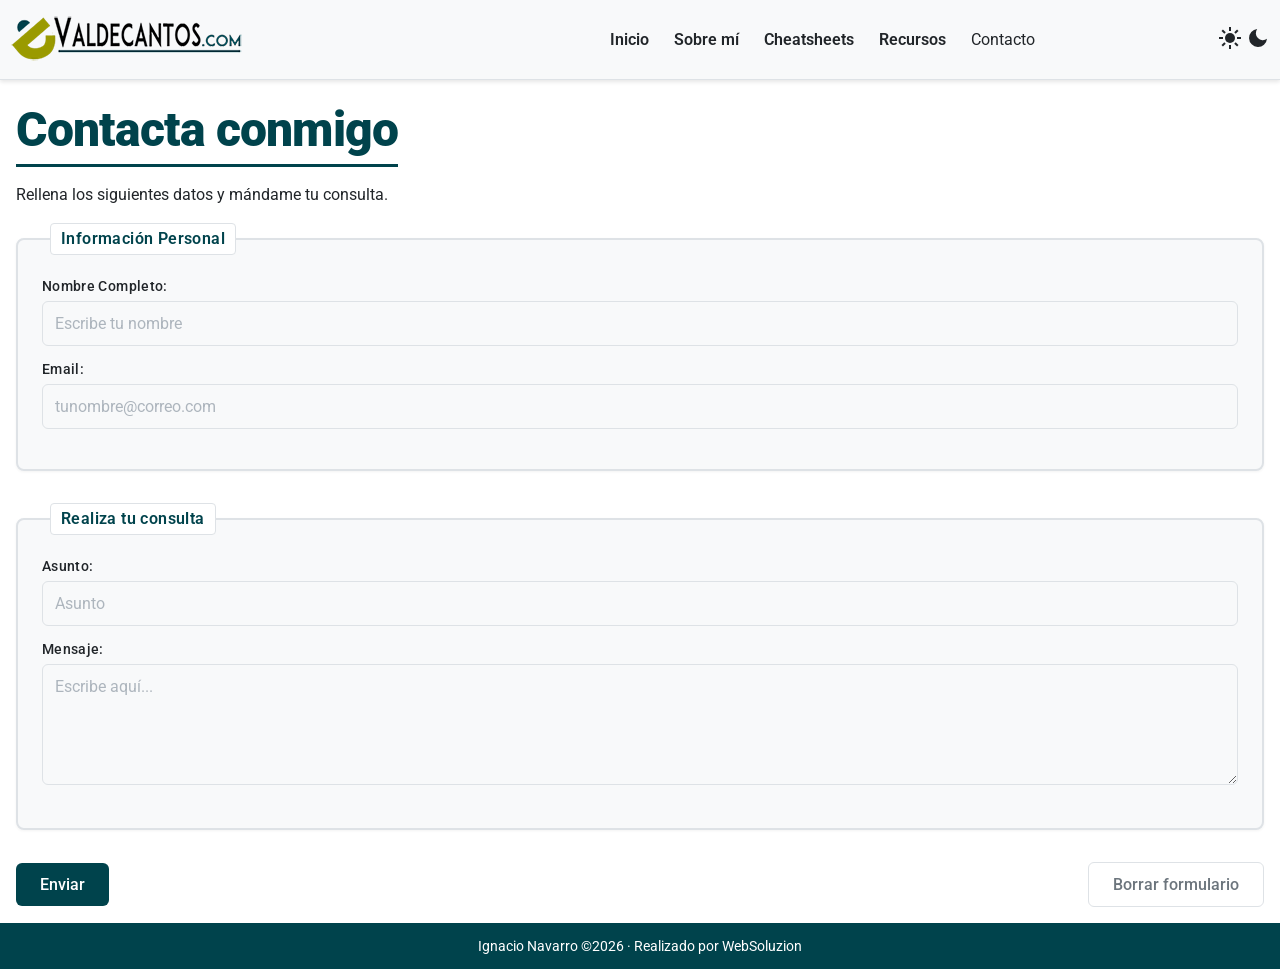
<file: contacto.html>
<!DOCTYPE html>
<html lang="es">
  <head>
    <meta charset="UTF-8" />
    <meta name="viewport" content="width=device-width" />
    <meta name="author" content="Ignacio Navarro" />
    <meta name="description" content="Contacta con Ignacio Navarro, desarrollador web"/>
    <link rel="icon" type="image/x-icon" href="./img/common/favicon.ico"/>
    <title>Contacto</title>
    <link rel="stylesheet" href="./css/contacto.css">
  </head>
  <body data-page="contacto">

    <!-- Aquí irá el HEADER, que se cargará en main.js mediante módulos-->

    <main>
      <section>
        <h1>Contacta conmigo</h1>
        <p>Rellena los siguientes datos y mándame tu consulta.</p>

        <form>
          <!-- Datos Personales -->
          <fieldset>
            <legend>Información Personal</legend>

            <label for="nombre_completo" class="required">Nombre Completo:</label>
            <input
              type="text"
              id="nombre_completo"
              name="nombre_completo"
              placeholder="Escribe tu nombre"
              required
              aria-required="true"
            />

            <label for="email" class="required">Email:</label>
            <input
              type="email"
              id="email"
              name="email"
              placeholder="tunombre@correo.com"
              required
              aria-required="true"
            />
          </fieldset>

          <!-- Consulta -->
          <fieldset>
            <legend>Realiza tu consulta</legend>

            <label for="asunto" class="required">Asunto:</label>
            <input
              type="text"
              id="asunto"
              name="asunto"
              placeholder="Asunto"
              required
              aria-required="true"
            />

            <label for="message" class="required">Mensaje:</label>
            <textarea
              id="message"
              name="message"
              rows="5"
              cols="40"
              placeholder="Escribe aquí..."
              required
              aria-required="true"
            ></textarea>
          </fieldset>

          <!-- Botones -->
          <div class="form-actions">
            <button type="submit">Enviar</button>
            <button type="reset">Borrar formulario</button>
          </div>
        </form>
      </section>
    </main>

    <!-- Aquí irá el FOOTER, que se cargará en main.js mediante módulos-->

  <script type="module" src="./js/main.js"></script>
  </body>
</html>
</file>
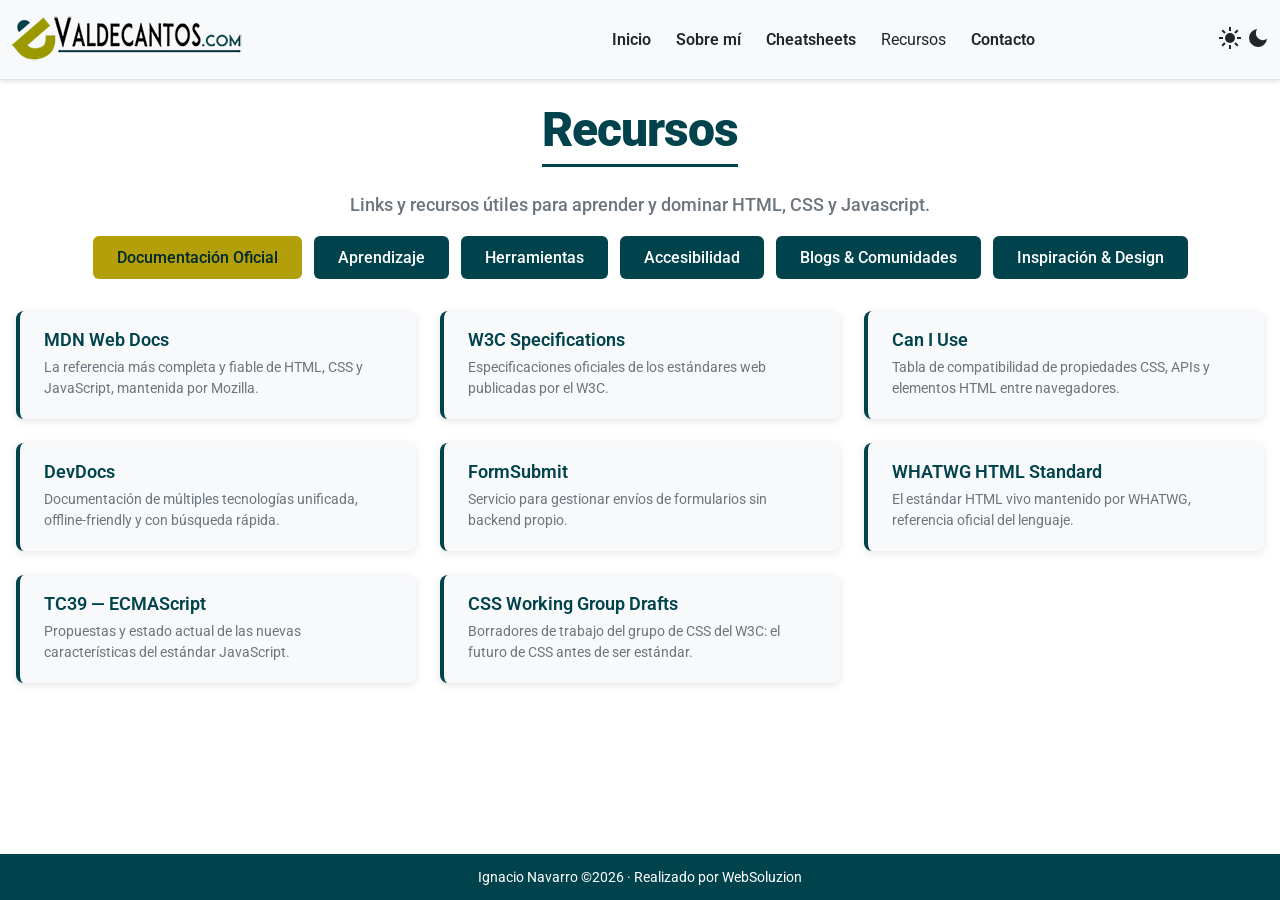
<file: recursos.html>
<!DOCTYPE html>
<html lang="es">
  <head>
    <meta charset="UTF-8" />
    <meta name="viewport" content="width=device-width" />
    <meta name="author" content="Ignacio Navarro" />
    <meta name="description" content="Recursos de HTML"/>
    <link rel="icon" type="image/x-icon" href="./img/common/favicon.ico"/>
    <title>Recursos de HTML</title>
    <link rel="stylesheet" href="./css/resources.css">
  </head>
  <body data-page="recursos">

    <!-- Aquí irá el HEADER, que se cargará en main.js mediante módulos-->

    <!-- Contenido principal -->
    <main>
        <div class="recursos">
            <h1>Recursos</h1>
            <p class="section-intro">Links y recursos útiles para aprender y dominar HTML, CSS y Javascript.</p>
            <div class="tab-items"></div>
        </div>

        <section class="recursos-content"></section>
    </main>

    <!-- Aquí irá el FOOTER, que se cargará en main.js mediante módulos-->

  <script type="module" src="./js/main.js"></script>
  <script type="module" src="./js/utils/resourcesGenerator.js"></script>
  </body>
</html>
</file>
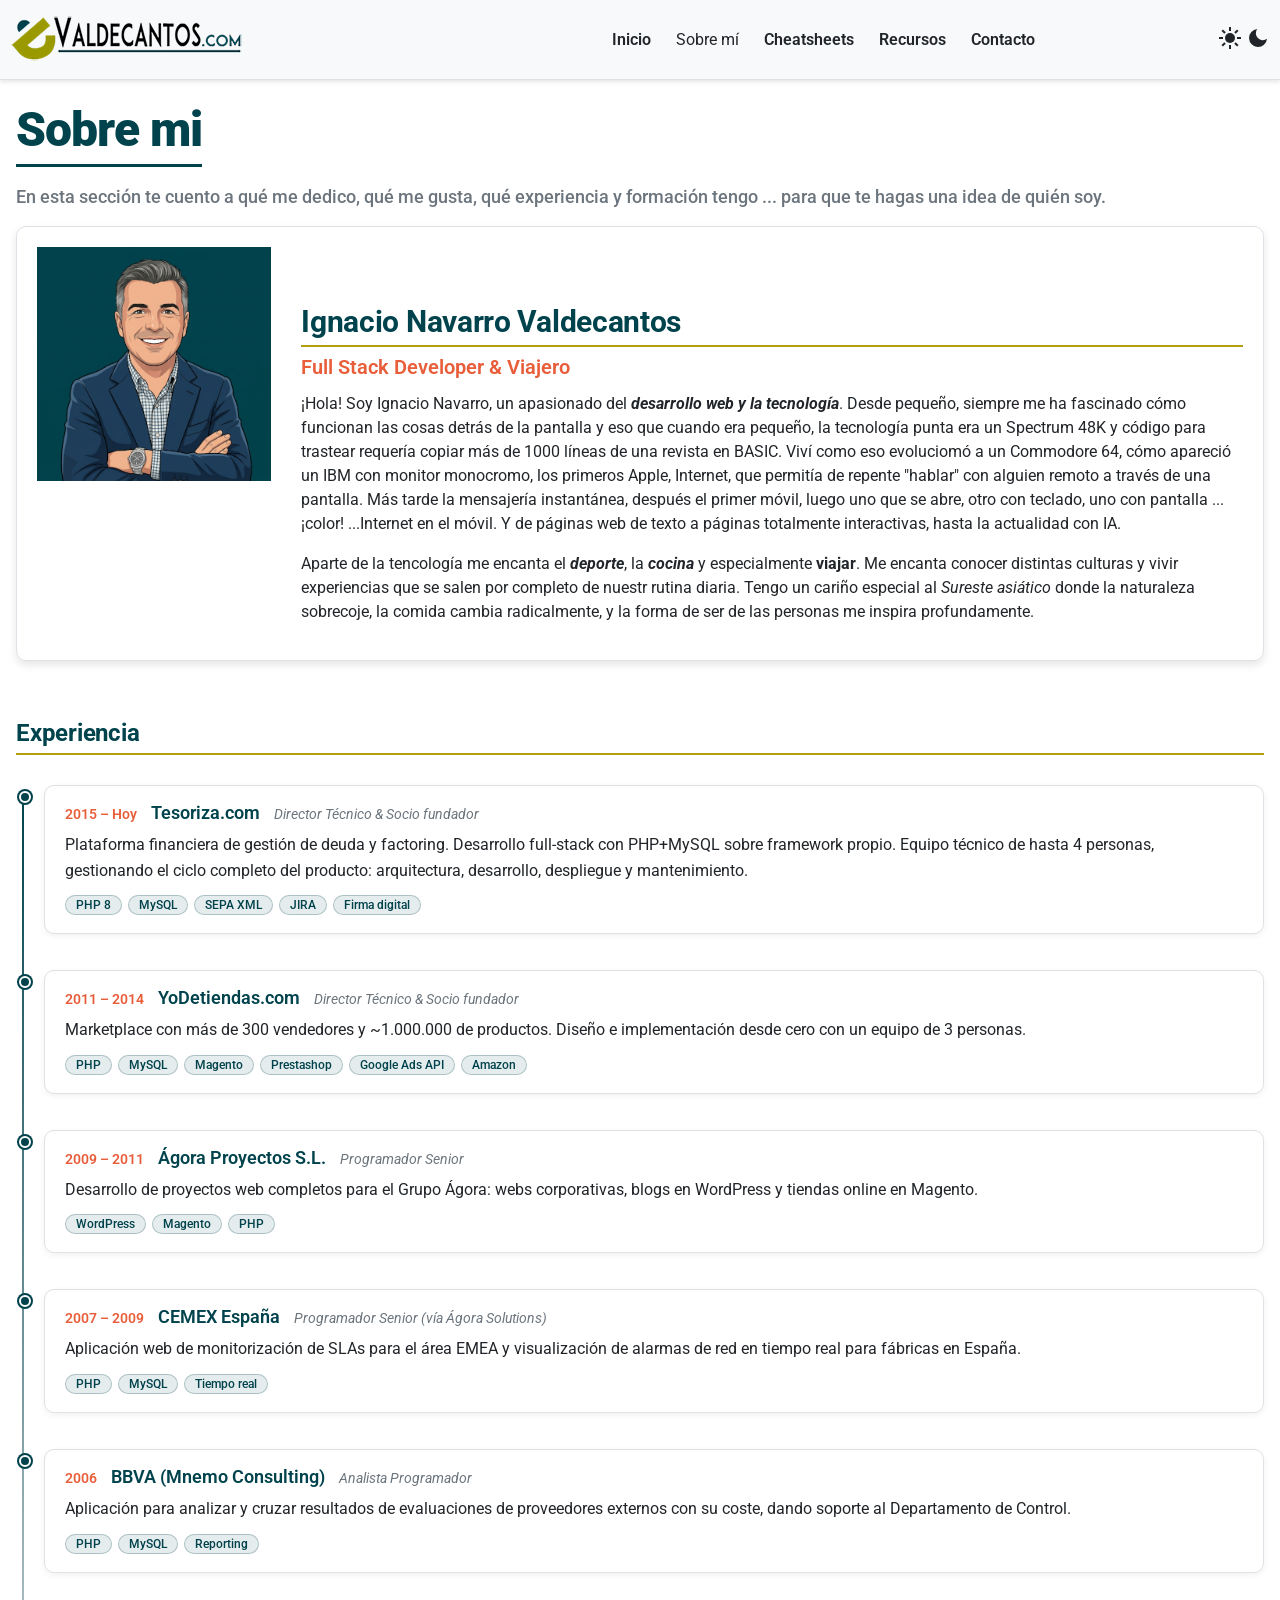
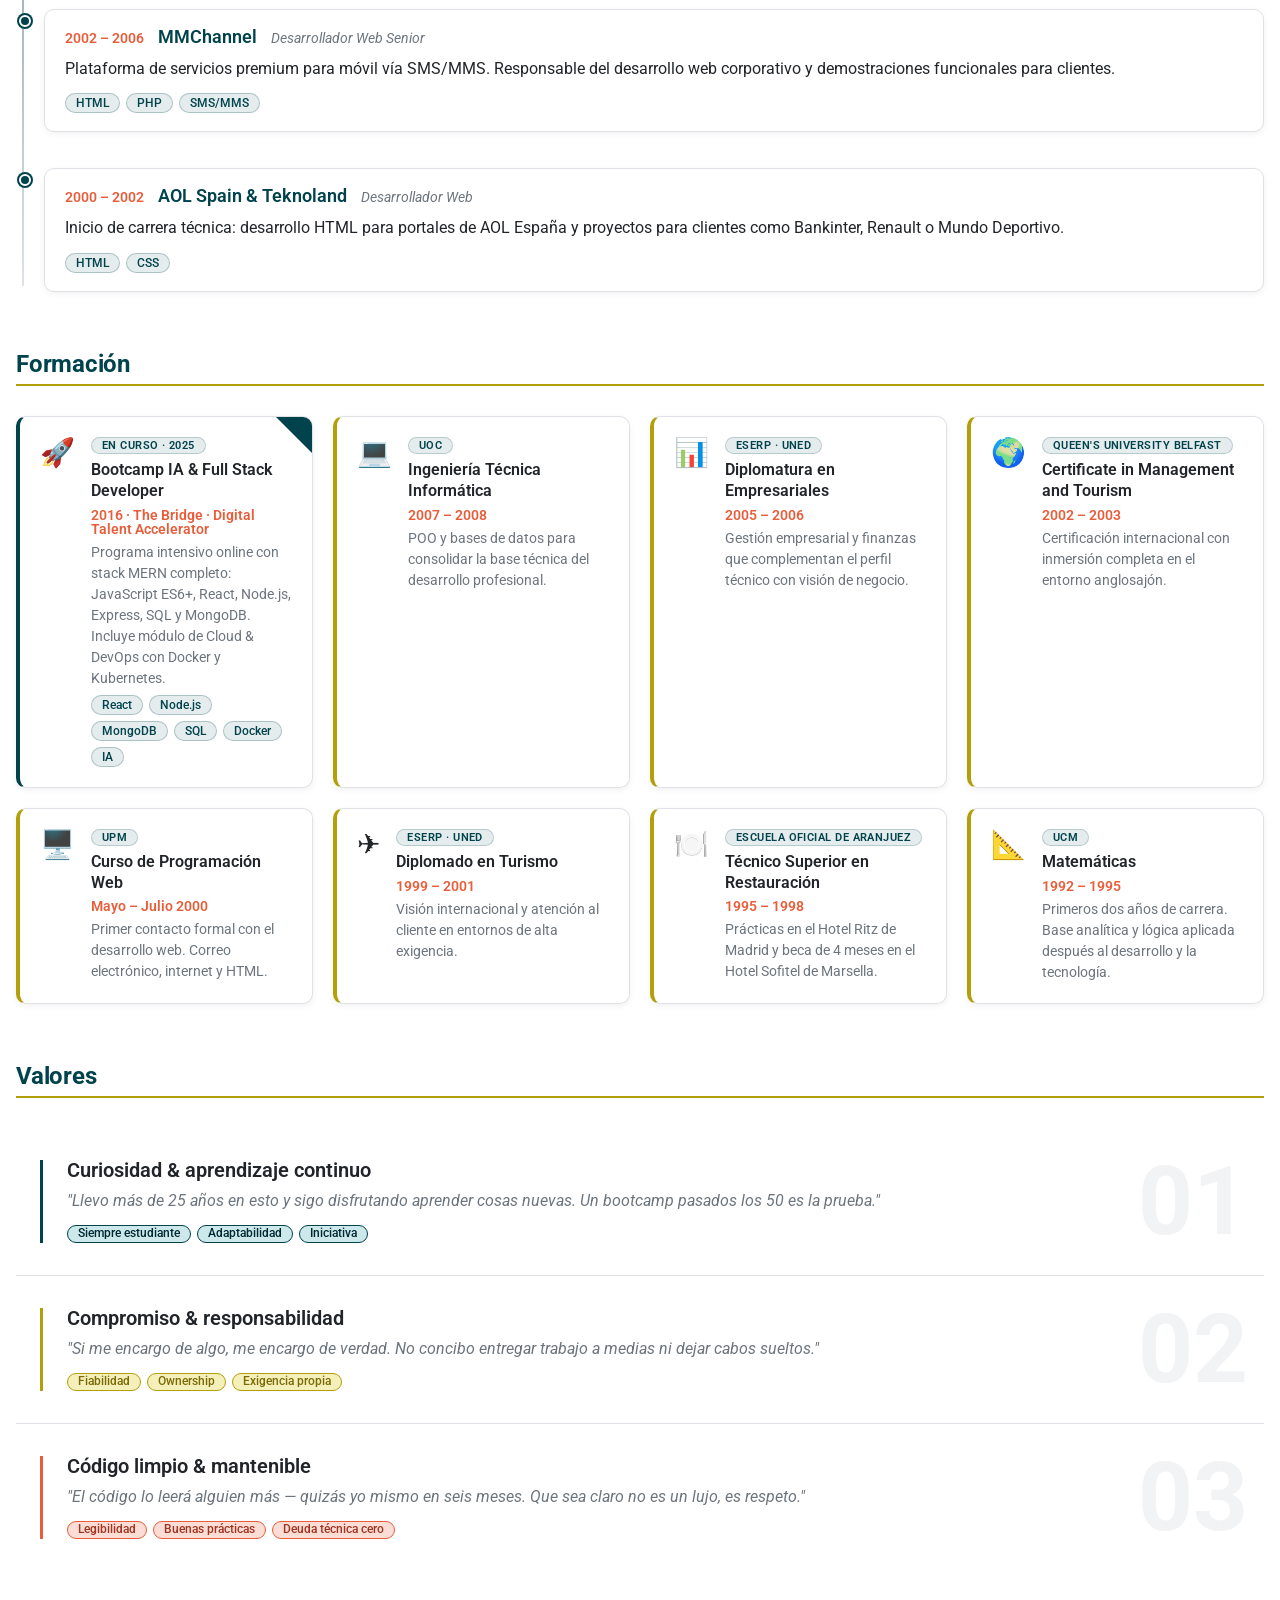
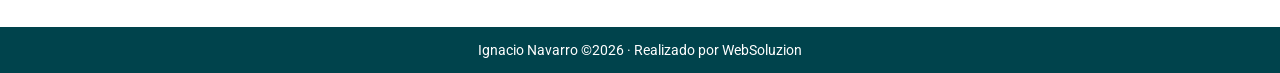
<file: sobre-mi.html>
<!DOCTYPE html>
<html lang="es">
  <head>
    <meta charset="UTF-8" />
    <meta name="viewport" content="width=device-width" />
    <meta name="author" content="Ignacio Navarro" />
    <meta name="description" content="Sobre mí: conoce a Ignacio Navarro, desarrollador web y viajero"/>
    <link rel="icon" type="image/x-icon" href="./img/common/favicon.ico"/>
    <title>Sobre mi: Ignacio Navarro</title>
    <link rel="stylesheet" href="./css/sobre_mi.css">
  </head>
  <body data-page="sobre-mi">

    <!-- Aquí irá el HEADER, que se cargará en main.js mediante módulos-->

    <!-- Contenido principal -->
    <main>
        <section>
            <h1>Sobre mi</h1>
            <p class="section-intro">En esta sección te cuento a qué me dedico, qué me gusta, qué experiencia y formación tengo ... para que te hagas una idea de quién soy.</p>

            <!-- Inicio Bloque About me -->
            <article class="about-me">
                <div class="img-about-me"><img src="./img/about/IgnacioNavarro_avatar_300x300.png" alt="Ignacio Navarro, desarrollador web" loading="lazy"></div>
                <div class="about-me-text">
                    <h2>Ignacio Navarro Valdecantos</h2>
                    <h3>Full Stack Developer & Viajero</h3>
                    <p>¡Hola! Soy Ignacio Navarro, un apasionado del <i><b>desarrollo web y la tecnología</b></i>. Desde pequeño, siempre me ha fascinado cómo funcionan las cosas detrás de la pantalla y eso que cuando era pequeño, la tecnología punta era un Spectrum 48K y código para trastear requería copiar más de 1000 líneas de una revista en BASIC. Viví como eso evoluciomó a un Commodore 64, cómo apareció un IBM con monitor monocromo, los primeros Apple, Internet, que permitía de repente "hablar" con alguien remoto a través de una pantalla. Más tarde la mensajería instantánea, después el primer móvil, luego uno que se abre, otro con teclado, uno con pantalla ... ¡color! ...Internet en el móvil. Y de páginas web de texto a páginas totalmente interactivas, hasta la actualidad con IA.</p>
                    <p>Aparte de la tencología me encanta el <i><b>deporte</b></i>, la <i><b>cocina</b></i> y especialmente <b>viajar</b>. Me encanta conocer distintas culturas y vivir experiencias que se salen por completo de nuestr rutina diaria. Tengo un cariño especial al <i>Sureste asiático</i> donde la naturaleza sobrecoje, la comida cambia radicalmente, y la forma de ser de las personas me inspira profundamente.</p>
                </div>
            </article>
            <!-- Fin Bloque About me -->

            <!-- Inicio Bloque Experiencia -->
            <article class="experiencia">
              <h2>Experiencia</h2>

              <div class="timeline">

                  <div class="timeline-item">
                      <div class="timeline-marker"></div>
                      <div class="timeline-content">
                          <div class="timeline-header">
                              <span class="timeline-period">2015 – Hoy</span>
                              <h3 class="timeline-company">Tesoriza.com</h3>
                              <span class="timeline-role">Director Técnico &amp; Socio fundador</span>
                          </div>
                          <p>Plataforma financiera de gestión de deuda y factoring. Desarrollo full-stack con PHP+MySQL sobre framework propio. Equipo técnico de hasta 4 personas, gestionando el ciclo completo del producto: arquitectura, desarrollo, despliegue y mantenimiento.</p>
                          <ul class="timeline-tags">
                              <li>PHP 8</li><li>MySQL</li><li>SEPA XML</li><li>JIRA</li><li>Firma digital</li>
                          </ul>
                      </div>
                  </div>

                  <div class="timeline-item">
                      <div class="timeline-marker"></div>
                      <div class="timeline-content">
                          <div class="timeline-header">
                              <span class="timeline-period">2011 – 2014</span>
                              <h3 class="timeline-company">YoDetiendas.com</h3>
                              <span class="timeline-role">Director Técnico &amp; Socio fundador</span>
                          </div>
                          <p>Marketplace con más de 300 vendedores y ~1.000.000 de productos. Diseño e implementación desde cero con un equipo de 3 personas.</p>
                          <ul class="timeline-tags">
                              <li>PHP</li><li>MySQL</li><li>Magento</li><li>Prestashop</li><li>Google Ads API</li><li>Amazon</li>
                          </ul>
                      </div>
                  </div>

                  <div class="timeline-item">
                      <div class="timeline-marker"></div>
                      <div class="timeline-content">
                          <div class="timeline-header">
                              <span class="timeline-period">2009 – 2011</span>
                              <h3 class="timeline-company">Ágora Proyectos S.L.</h3>
                              <span class="timeline-role">Programador Senior</span>
                          </div>
                          <p>Desarrollo de proyectos web completos para el Grupo Ágora: webs corporativas, blogs en WordPress y tiendas online en Magento.</p>
                          <ul class="timeline-tags">
                              <li>WordPress</li><li>Magento</li><li>PHP</li>
                          </ul>
                      </div>
                  </div>

                  <div class="timeline-item">
                      <div class="timeline-marker"></div>
                      <div class="timeline-content">
                          <div class="timeline-header">
                              <span class="timeline-period">2007 – 2009</span>
                              <h3 class="timeline-company">CEMEX España</h3>
                              <span class="timeline-role">Programador Senior (vía Ágora Solutions)</span>
                          </div>
                          <p>Aplicación web de monitorización de SLAs para el área EMEA y visualización de alarmas de red en tiempo real para fábricas en España.</p>
                          <ul class="timeline-tags">
                              <li>PHP</li><li>MySQL</li><li>Tiempo real</li>
                          </ul>
                      </div>
                  </div>

                  <div class="timeline-item">
                      <div class="timeline-marker"></div>
                      <div class="timeline-content">
                          <div class="timeline-header">
                              <span class="timeline-period">2006</span>
                              <h3 class="timeline-company">BBVA (Mnemo Consulting)</h3>
                              <span class="timeline-role">Analista Programador</span>
                          </div>
                          <p>Aplicación para analizar y cruzar resultados de evaluaciones de proveedores externos con su coste, dando soporte al Departamento de Control.</p>
                          <ul class="timeline-tags">
                              <li>PHP</li><li>MySQL</li><li>Reporting</li>
                          </ul>
                      </div>
                  </div>

                  <div class="timeline-item">
                      <div class="timeline-marker"></div>
                      <div class="timeline-content">
                          <div class="timeline-header">
                              <span class="timeline-period">2002 – 2006</span>
                              <h3 class="timeline-company">MMChannel</h3>
                              <span class="timeline-role">Desarrollador Web Senior</span>
                          </div>
                          <p>Plataforma de servicios premium para móvil vía SMS/MMS. Responsable del desarrollo web corporativo y demostraciones funcionales para clientes.</p>
                          <ul class="timeline-tags">
                              <li>HTML</li><li>PHP</li><li>SMS/MMS</li>
                          </ul>
                      </div>
                  </div>

                  <div class="timeline-item">
                      <div class="timeline-marker"></div>
                      <div class="timeline-content">
                          <div class="timeline-header">
                              <span class="timeline-period">2000 – 2002</span>
                              <h3 class="timeline-company">AOL Spain &amp; Teknoland</h3>
                              <span class="timeline-role">Desarrollador Web</span>
                          </div>
                          <p>Inicio de carrera técnica: desarrollo HTML para portales de AOL España y proyectos para clientes como Bankinter, Renault o Mundo Deportivo.</p>
                          <ul class="timeline-tags">
                              <li>HTML</li><li>CSS</li>
                          </ul>
                      </div>
                  </div>

              </div>
          </article>
            <!-- Fin Bloque Experiencia -->

             <!-- Inicio Bloque Formación -->
          <article class="formacion">
            <h2>Formación</h2>

            <div class="formacion-grid">

            <div class="formacion-card formacion-card--tech formacion-card--actual">
              <div class="formacion-card-icon">🚀</div>
              <div class="formacion-card-body">
                  <span class="formacion-badge formacion-badge--actual">En curso · 2025</span>
                  <h3>Bootcamp IA &amp; Full Stack Developer</h3>
                  <span class="formacion-period">2016 · The Bridge · Digital Talent Accelerator</span>
                  <p>Programa intensivo online con stack MERN completo: JavaScript ES6+, React, Node.js, Express, SQL y MongoDB. Incluye módulo de Cloud &amp; DevOps con Docker y Kubernetes.</p>
                  <ul class="timeline-tags">
                      <li>React</li><li>Node.js</li><li>MongoDB</li><li>SQL</li><li>Docker</li><li>IA</li>
                  </ul>
              </div>
          </div>

              <div class="formacion-card formacion-card--tech">
                    <div class="formacion-card-icon">💻</div>
                    <div class="formacion-card-body">
                        <span class="formacion-badge">UOC</span>
                        <h3>Ingeniería Técnica Informática</h3>
                        <span class="formacion-period">2007 – 2008</span>
                        <p>POO y bases de datos para consolidar la base técnica del desarrollo profesional.</p>
                    </div>
                </div>

                <div class="formacion-card formacion-card--biz">
                    <div class="formacion-card-icon">📊</div>
                    <div class="formacion-card-body">
                        <span class="formacion-badge">ESERP · UNED</span>
                        <h3>Diplomatura en Empresariales</h3>
                        <span class="formacion-period">2005 – 2006</span>
                        <p>Gestión empresarial y finanzas que complementan el perfil técnico con visión de negocio.</p>
                    </div>
                </div>

                <div class="formacion-card formacion-card--intl">
                    <div class="formacion-card-icon">🌍</div>
                    <div class="formacion-card-body">
                        <span class="formacion-badge">Queen's University Belfast</span>
                        <h3>Certificate in Management and Tourism</h3>
                        <span class="formacion-period">2002 – 2003</span>
                        <p>Certificación internacional con inmersión completa en el entorno anglosajón.</p>
                    </div>
                </div>

                <div class="formacion-card formacion-card--tech">
                    <div class="formacion-card-icon">🖥️</div>
                    <div class="formacion-card-body">
                        <span class="formacion-badge">UPM</span>
                        <h3>Curso de Programación Web</h3>
                        <span class="formacion-period">Mayo – Julio 2000</span>
                        <p>Primer contacto formal con el desarrollo web. Correo electrónico, internet y HTML.</p>
                    </div>
                </div>

                <div class="formacion-card formacion-card--intl">
                    <div class="formacion-card-icon">✈️</div>
                    <div class="formacion-card-body">
                        <span class="formacion-badge">ESERP · UNED</span>
                        <h3>Diplomado en Turismo</h3>
                        <span class="formacion-period">1999 – 2001</span>
                        <p>Visión internacional y atención al cliente en entornos de alta exigencia.</p>
                    </div>
                </div>

                <div class="formacion-card formacion-card--biz">
                    <div class="formacion-card-icon">🍽️</div>
                    <div class="formacion-card-body">
                        <span class="formacion-badge">Escuela Oficial de Aranjuez</span>
                        <h3>Técnico Superior en Restauración</h3>
                        <span class="formacion-period">1995 – 1998</span>
                        <p>Prácticas en el Hotel Ritz de Madrid y beca de 4 meses en el Hotel Sofitel de Marsella.</p>
                    </div>
                </div>

                <div class="formacion-card formacion-card--tech">
                    <div class="formacion-card-icon">📐</div>
                    <div class="formacion-card-body">
                        <span class="formacion-badge">UCM</span>
                        <h3>Matemáticas</h3>
                        <span class="formacion-period">1992 – 1995</span>
                        <p>Primeros dos años de carrera. Base analítica y lógica aplicada después al desarrollo y la tecnología.</p>
                    </div>
                </div>

              </div>
            </article>
            <!-- Fin Bloque Formación -->

            <!-- Inicio Bloque Valores -->
            <article class="valores">
                <h2>Valores</h2>

                <div class="valores-lista">

                    <div class="valor-item">
                        <div class="valor-acento valor-acento--teal"></div>
                        <div class="valor-body">
                            <h3 class="valor-titulo">Curiosidad &amp; aprendizaje continuo</h3>
                            <p class="valor-frase">"Llevo más de 25 años en esto y sigo disfrutando aprender cosas nuevas. Un bootcamp pasados los 50 es la prueba."</p>
                            <ul class="valor-tags">
                                <li class="valor-tag valor-tag--teal">Siempre estudiante</li>
                                <li class="valor-tag valor-tag--teal">Adaptabilidad</li>
                                <li class="valor-tag valor-tag--teal">Iniciativa</li>
                            </ul>
                        </div>
                        <span class="valor-num">01</span>
                    </div>

                    <div class="valor-item">
                        <div class="valor-acento valor-acento--coral"></div>
                        <div class="valor-body">
                            <h3 class="valor-titulo">Compromiso &amp; responsabilidad</h3>
                            <p class="valor-frase">"Si me encargo de algo, me encargo de verdad. No concibo entregar trabajo a medias ni dejar cabos sueltos."</p>
                            <ul class="valor-tags">
                                <li class="valor-tag valor-tag--coral">Fiabilidad</li>
                                <li class="valor-tag valor-tag--coral">Ownership</li>
                                <li class="valor-tag valor-tag--coral">Exigencia propia</li>
                            </ul>
                        </div>
                        <span class="valor-num">02</span>
                    </div>

                    <div class="valor-item">
                        <div class="valor-acento valor-acento--blue"></div>
                        <div class="valor-body">
                            <h3 class="valor-titulo">Código limpio &amp; mantenible</h3>
                            <p class="valor-frase">"El código lo leerá alguien más — quizás yo mismo en seis meses. Que sea claro no es un lujo, es respeto."</p>
                            <ul class="valor-tags">
                                <li class="valor-tag valor-tag--blue">Legibilidad</li>
                                <li class="valor-tag valor-tag--blue">Buenas prácticas</li>
                                <li class="valor-tag valor-tag--blue">Deuda técnica cero</li>
                            </ul>
                        </div>
                        <span class="valor-num">03</span>
                    </div>

                </div>
            </article>
            <!-- Fin Bloque Valores -->

        </section>


    </main>

    <!-- Aquí irá el FOOTER, que se cargará en main.js mediante módulos-->

  <script type="module" src="./js/main.js"></script>
  </body>
</html>
</file>
<file: css/index.css>
@import url('./common_frontend.css');

/* La imagen de intro de la home la quiero a ancho completo hasta un ancho del max-width definido.
** Se queda fuera del main para que no afecte al resto de estilos.
*/

.home-image {
  position: relative;
  width: 100%;
  max-width: var(--max-width-global);
  margin: 0 auto;
  height: auto;
  margin-top: var(--header-height);
}

.img-portada-tit {
  position: absolute;
  bottom: 0;
  left: 0;
  width: 100%;
  text-shadow: #00434C 0.1em 0.1em 0.2em;
  font-size: 2rem;
  font-weight: bold;
  color: #fff;
  padding-bottom: 10px;
  text-align: center;
  text-transform: uppercase;
}

@media (max-width: 768px) {
  .img-portada-tit {
    font-size: 1.2rem;
  }
}
@media (max-width: 480px) {
  .img-portada-tit {
    text-align: right;
    padding-right:10px;
  }
}

/* Contenido principal con margen superior ajustado */
main {
  margin-top: 20px;
}

section{
  margin:20px 0 30px 0;
}

/*Estilos de las tarjetas de skills*/
.skills-container {
  display: grid;
  grid-template-columns: repeat(auto-fill, minmax(200px, 1fr));
  gap: 1.5rem;
  margin-top: 1.5rem;
}
.skills-container>h3{
  display:inline-block;
  grid-column: 1 / -1;
  margin-bottom:0px;
}
.skill-card {
  background-color: var(--color-surface);
  border: 1px solid var(--color-border);
  border-radius: 12px;
  padding: 1.5rem;
  display: flex;
  flex-direction: column;
  gap: 0.75rem;
  transition: transform 0.2s ease, box-shadow 0.2s ease;
}

.skill-card:hover {
  transform: translateY(-4px);
  box-shadow: 0 8px 24px var(--color-shadow);
}

.skill-card img {
  width: 40px;
  height: 40px;
}

.skill-card h3 {
  font-size: var(--font-size-lg);
  font-weight: var(--font-weight-semibold);
  color: var(--color-primary);
  margin: 0;
}

.skill-card p {
  font-size: var(--font-size-sm);
  color: var(--color-text-secondary);
  line-height: var(--line-height-relaxed);
  margin: 0;
  flex: 1;
}

.skill-card .tags {
  display: flex;
  flex-wrap: wrap;
  gap: 0.4rem;
  margin-top: auto;
}

.skill-card .tags .tag {
  font-size: var(--font-size-xs);
  font-weight: var(--font-weight-medium);
  color: var(--color-primary-dark);
  background-color: var(--color-primary-light);
  border-radius: 999px;
  padding: 0.2rem 0.65rem;
}

/* Tarjetas de cheatsheets */
.cheatsheets-container {
  display: grid;
  grid-template-columns: repeat(auto-fill, minmax(260px, 1fr));
  gap: 1.5rem;
  margin-top: 1.5rem;
}

.cheatsheet-card {
  display: flex;
  align-items: center;
  gap: 1rem;
  background-color: var(--color-surface);
  border: 1px solid var(--color-border);
  border-radius: 12px;
  padding: 1.25rem 1.5rem;
  text-decoration: none;
  color: inherit;
  transition: transform 0.2s ease, box-shadow 0.2s ease;
}

.cheatsheet-card:hover {
  transform: translateY(-4px);
  box-shadow: 0 8px 24px var(--color-shadow);
}

.cheatsheet-card-icon img {
  width: 40px;
  height: 40px;
}

.cheatsheet-card-body {
  flex: 1;
}

.cheatsheet-card-body h3 {
  font-size: var(--font-size-lg);
  font-weight: var(--font-weight-semibold);
  color: var(--color-primary);
  margin: 0 0 0.25rem 0;
}

.cheatsheet-card-body p {
  font-size: var(--font-size-sm);
  color: var(--color-text-secondary);
  line-height: var(--line-height-relaxed);
  margin: 0;
}

.cheatsheet-card-arrow {
  font-size: var(--font-size-xl);
  color: var(--color-primary);
  transition: transform 0.2s ease;
}

.cheatsheet-card:hover .cheatsheet-card-arrow {
  transform: translateX(4px);
}

/* Dark mode - Tarjetas de cheatsheets */
body.dark-mode .cheatsheet-card {
  background-color: #1E1E1E;
  border-color: #333;
}

body.dark-mode .cheatsheet-card-body h3 {
  color: var(--color-secondary);
}

body.dark-mode .cheatsheet-card-body p {
  color: var(--color-text-muted);
}

body.dark-mode .cheatsheet-card-arrow {
  color: var(--color-secondary);
}

/* Dark mode - Tarjetas de skills */
body.dark-mode .skill-card {
  background-color: #1E1E1E;
  border-color: #333;
}

body.dark-mode .skill-card h3 {
  color: var(--color-secondary);
}

body.dark-mode .skill-card p {
  color: var(--color-text-muted);
}

body.dark-mode .skill-card .tags .tag {
  background-color: #2A2A2A;
  color: var(--color-secondary-light);
}
</file>
<file: css/cheatsheets.css>
@import url('./common_frontend.css');

/* Offset para anchors: header fijo + altura del sticky submenu  para que no salga el texto cortado*/
:root {
    --submenu-sticky-height: 160px;
}

.cheatsheet-content article[id] {
    scroll-margin-top: calc(var(--header-height) + var(--submenu-sticky-height));
}

/* Sticky wrapper */
.submenu-sticky {
    position: sticky;
    top: var(--header-height);
    z-index: calc(var(--z-index-header) - 1);
    background-color: var(--color-background);
    border-bottom: 1px solid var(--color-primary);
    transition: box-shadow 0.3s ease;
    text-align: center;
    padding: 1rem 1.5rem 0;
    margin-bottom:25px;
}

.submenu-sticky.scrolled {
    box-shadow: 0 4px 12px var(--color-shadow);
}

/* Intro compacta dentro del sticky */
.submenu-sticky .cheatsheet-intro h1 {
    font-size: var(--font-size-3xl);
    width: auto;
    display: inline-block;
    padding-bottom: 0;
    border-bottom: none;
    margin-bottom: 0.25rem;
}

.submenu-sticky .cheatsheet-intro p.section-intro {
    font-size: var(--font-size-sm);
    margin-bottom: 0.5rem;
}

/* Reset de estilos globales de nav dentro del sticky + línea separadora */
.submenu-sticky nav {
    display: block;
    position: static;
    transform: none;
    width: auto;
    height: auto;
    max-width: none;
    background-color: transparent;
    padding: 0;
    gap: 0;
    overflow: visible;
    border-top: 1px solid var(--color-primary);
    margin: 0 -1.5rem;
}

@media (max-width: 768px) {
    .submenu-sticky nav {
        display: none;
    }
}

/* Pills del submenu */
ul.submenu {
    list-style: none;
    margin: 0;
    padding: 0.75rem 1.5rem;
    display: flex;
    flex-wrap: wrap;
    gap: 0.25rem;
    justify-content: center;
}

ul.submenu li a {
    display: inline-block;
    text-decoration: none;
    font-family: var(--font-family-display);
    font-weight: var(--font-weight-semibold);
    font-size: var(--font-size-sm);
    letter-spacing: 0.06em;
    text-transform: uppercase;
    color: var(--color-text-secondary);
    padding: 0.4rem 1.1rem;
    border-radius: 999px;
    transition: background-color 0.2s ease, color 0.2s ease;
}

/* Anula el ::after animado del nav global */
ul.submenu li a::after {
    display: none;
}

ul.submenu li a:hover {
    background-color: var(--color-primary-light);
    color: var(--color-primary-dark);
}

ul.submenu li a.submenu-active {
    background-color: var(--color-primary);
    color: var(--color-text-inverse);
}

/* Dark mode */
body.dark-mode .submenu-sticky {
    background-color: var(--color-background-dark);
    border-bottom-color: var(--color-secondary);
}

body.dark-mode .submenu-sticky nav {
    border-top-color: var(--color-secondary);
}

body.dark-mode ul.submenu li a {
    color: var(--color-text-muted);
}

body.dark-mode ul.submenu li a:hover {
    background-color: #2A2A2A;
    color: var(--color-secondary-light);
}

body.dark-mode ul.submenu li a.submenu-active {
    background-color: var(--color-secondary);
    color: var(--color-primary-dark);
}

/* =====================
   CHEAT CARDS
   ===================== */

/* Grid del contenedor */
.cheatsheet-content {
    display: flex;
    flex-direction: column;
    gap: 1.5rem;
}

/* Card */
.cheat-card {
    background-color: var(--color-surface);
    border: 1px solid var(--color-border);
    border-left: 4px solid var(--color-primary);
    border-radius: 8px;
    padding: 1.5rem;
    transition: transform 0.2s ease, box-shadow 0.2s ease;
    overflow: hidden;
}

.cheat-card:hover {
    transform: translateY(-3px);
    box-shadow: 0 8px 24px var(--color-shadow);
}

/* Título de la card */
.cheat-card h2 {
    font-size: var(--font-size-lg);
    color: var(--color-primary);
    width: 100%;
    padding-bottom: 0.5rem;
    margin-bottom: 0.75rem;
    border-bottom: 1px solid var(--color-primary-light);
}

/* Descripción introductoria */
.cheat-card > p:first-of-type {
    font-size: var(--font-size-sm);
    color: var(--color-text-secondary);
    margin-bottom: 1rem;
}

/* Etiqueta "Reglas rápidas:" / "Cuándo usar:" */
.cheat-card p strong {
    font-size: var(--font-size-xs);
    font-weight: var(--font-weight-semibold);
    color: var(--color-primary);
    text-transform: uppercase;
    letter-spacing: 0.07em;
}

/* Bloque de código - estilo editor oscuro */
.cheat-card pre {
    background-color: #0d1117;
    border-radius: 6px;
    padding: 1rem 1.25rem;
    overflow-x: auto;
    margin: 0 0 1rem 0;
}

.cheat-card pre code {
    font-family: 'Fira Code', 'Cascadia Code', 'Consolas', monospace;
    font-size: var(--font-size-sm);
    color: #e2e8f0;
    line-height: 1.65;
    background: none;
    padding: 0;
    border-radius: 0;
}

/* Código inline */
.cheat-card :not(pre) > code {
    font-family: 'Fira Code', 'Cascadia Code', 'Consolas', monospace;
    font-size: var(--font-size-xs);
    background-color: var(--color-primary-light);
    color: var(--color-primary-dark);
    padding: 0.15rem 0.45rem;
    border-radius: 4px;
}

/* Lista de reglas */
.cheat-card ul {
    padding-left: 1.25rem;
    margin: 0;
}

.cheat-card ul li {
    font-size: var(--font-size-sm);
    color: var(--color-text-primary);
    line-height: var(--line-height-relaxed);
    margin-bottom: 0.3rem;
}

/* Dark mode */
body.dark-mode .cheat-card {
    background-color: #161b22;
    border-color: #30363d;
    border-left-color: var(--color-secondary);
}

body.dark-mode .cheat-card:hover {
    box-shadow: 0 8px 24px rgba(0, 0, 0, 0.4);
}

body.dark-mode .cheat-card h2 {
    color: var(--color-secondary);
    border-bottom-color: #30363d;
}

body.dark-mode .cheat-card pre {
    border: 1px solid #30363d;
}

body.dark-mode .cheat-card :not(pre) > code {
    background-color: #2a2a2a;
    color: var(--color-secondary-light);
}

body.dark-mode .cheat-card ul li {
    color: var(--color-text-inverse);
}

body.dark-mode .cheat-card p strong {
    color: var(--color-secondary);
}
</file>
<file: css/contacto.css>
@import url('./common_frontend.css');
</file>
<file: css/resources.css>
@import url('./common_frontend.css');

.recursos h1{
    margin: 0 auto 0.5em auto;
    text-align: center;
}

.recursos .section-intro {
    text-align: center;
    margin-bottom: 1em;
}

.tab-items {
    display: flex;
    flex-wrap: wrap;
    justify-content: center;
    gap: 0.75em;
    margin-bottom: 2em;
}

@media (max-width: 768px) {
    .tab-items {
        display: grid;
        grid-template-columns: repeat(3, 1fr);
    }

    .tab-item {
        text-align: center;
    }
}

@media (max-width: 480px) {
    .tab-items {
        grid-template-columns: repeat(2, 1fr);
    }
}

/* Espaciado entre categorías */
.resource-category {
    margin-bottom: 3rem;
}

/* Grid de cards dentro de cada categoría */
.resource-cards-grid {
    display: grid;
    grid-template-columns: repeat(3, 1fr);
    gap: 1.5rem;
}

@media (max-width: 900px) {
    .resource-cards-grid {
        grid-template-columns: repeat(2, 1fr);
    }
}

@media (max-width: 560px) {
    .resource-cards-grid {
        grid-template-columns: 1fr;
    }
}

/* Tab activa */
.tab-item.active {
    background-color: var(--color-secondary);
    color: var(--color-primary-dark);
}

body.dark-mode .tab-item.active {
    background-color: var(--color-secondary);
    color: var(--color-primary-dark);
}

/* Card individual */
.resource-card {
    background-color: var(--color-surface);
    border-radius: 0.5rem;
    border-left: 4px solid var(--color-primary);
    padding: 1.25rem 1.5rem;
    box-shadow: 0 2px 8px var(--color-shadow);
    transition: transform 0.2s ease, box-shadow 0.2s ease, border-left-color 0.2s ease;
    display: flex;
    flex-direction: column;
    position: relative;
}

.resource-card:hover {
    transform: translateY(-4px);
    box-shadow: 0 6px 20px rgba(0, 0, 0, 0.15);
    border-left-color: var(--color-secondary);
}

.resource-card h3 {
    margin-bottom: 0.5rem;
    width: 100%;
}

.resource-card h3 a {
    color: var(--color-primary);
    text-decoration: none;
    transition: color 0.2s ease;
}

.resource-card h3 a::after {
    content: '';
    position: absolute;
    inset: 0;
}

.resource-card:hover h3 a {
    color: var(--color-secondary);
}

.resource-card p {
    color: var(--color-text-secondary);
    font-size: var(--font-size-sm);
    margin-bottom: 0;
    flex: 1;
}

/* Dark mode */
body.dark-mode .resource-card {
    background-color: #1E1E1E;
    border-left-color: var(--color-secondary);
    box-shadow: 0 2px 8px rgba(0, 0, 0, 0.4);
}

body.dark-mode .resource-card:hover {
    box-shadow: 0 6px 20px rgba(0, 0, 0, 0.5);
}

body.dark-mode .resource-card h3 a {
    color: var(--color-secondary);
}

body.dark-mode .resource-card h3 a:hover {
    color: var(--color-tertiary);
}

body.dark-mode .resource-card p {
    color: var(--color-text-muted);
}
</file>
<file: css/sobre_mi.css>
@import url('./common_frontend.css');

section, article {
    margin-bottom: 40px;
}
article h2{
    margin: 60px 0 20px 0;
    width: 100%;
    border-bottom: 2px solid var(--color-secondary);
    padding-bottom:8px;
}

/* INICIO BLOQUE ABOUT ME DE LA SECCIÓN */

.about-me{
    display: flex;
    flex-direction: row;
    align-items: flex-start;
    gap:30px;
    padding: 20px;
    border-radius: 10px;
    border: 1px solid var(--color-border);
    box-shadow: 0 4px 8px rgba(0, 0, 0, 0.1);
}

/* Efecto fade-in para la imagen de .img-about-me */
.img-about-me img {
    opacity: 0;
    animation: fadeInImgAboutMe 4s ease forwards;
}

@keyframes fadeInImgAboutMe {
    from { opacity: 0; }
    to { opacity: 1; }
}

.about-me-text{
    font-size: var(--font-size-base);
    color: var(--color-text-primary);
    width: 100%;
    text-align: left;
}

.about-me-text h2{
    font-size: var(--font-size-3xl);
    margin-bottom: 10px;
    color: var(--color-primary);
}

.about-me-text h3{
    font-size: var(--font-size-xl);
    margin-bottom: 15px;
    color: var(--color-tertiary);
}

@media (max-width: 768px) {
    .about-me{
        flex-direction: column;
        align-items: center;
        text-align: center;
    }
    .about-me-text{
        width: 100%;
    }
    .about-me-text h2, .about-me-text h3{
        width:100%;
        text-align: center;
    }
}

/* Dark mode - Bloque About Me */
body.dark-mode .about-me {
  background-color: #1E1E1E;
  border-color: #333;
}

body.dark-mode .about-me-text h2,
body.dark-mode .experiencia h2,
body.dark-mode .formacion h2,
body.dark-mode .valores h2,
body.dark-mode article h2 {
  color: var(--color-text-inverse);
}

/* FIN DEL BLOQUE ABOUT ME DE LA SECCIÓN */


/* INICIO BLOQUE EXPERIENCIA DE LA SECCIÓN */
.experiencia h2,
.formacion h2,
.valores h2 {
    font-size: var(--font-size-2xl);
    color: var(--color-primary);
    margin-bottom: 30px;
}

.timeline {
    position: relative;
    padding-left: 28px;
}

/* Línea vertical continua */
.timeline::before {
    content: '';
    position: absolute;
    left: 6px;
    top: 6px;
    bottom: 6px;
    width: 2px;
    background: linear-gradient(to bottom, var(--color-primary), var(--color-border));
    border-radius: 2px;
}

.timeline-item {
    position: relative;
    margin-bottom: 36px;
}

.timeline-item:last-child {
    margin-bottom: 0;
}

/* Punto en la línea */
.timeline-marker {
    position: absolute;
    left: -25px;
    top: 6px;
    width: 12px;
    height: 12px;
    border-radius: 50%;
    background-color: var(--color-primary);
    border: 2px solid var(--color-background, #fff);
    box-shadow: 0 0 0 2px var(--color-primary);
    transition: transform 0.2s ease;
}

.timeline-item:hover .timeline-marker {
    transform: scale(1.3);
}

.timeline-content {
    background: var(--color-background, #fff);
    border: 1px solid var(--color-border);
    border-radius: 10px;
    padding: 18px 20px;
    box-shadow: 0 2px 6px rgba(0, 0, 0, 0.06);
    transition: box-shadow 0.2s ease;
}

.timeline-item:hover .timeline-content {
    box-shadow: 0 4px 14px rgba(0, 0, 0, 0.12);
}

.timeline-header {
    display: flex;
    flex-wrap: wrap;
    align-items: baseline;
    gap: 8px 14px;
    margin-bottom: 10px;
}

.timeline-period {
    font-size: var(--font-size-sm, 0.8rem);
    color: var(--color-tertiary);
    font-weight: 600;
    white-space: nowrap;
}

.timeline-company {
    font-size: var(--font-size-lg, 1.1rem);
    color: var(--color-primary);
    margin: 0;
}

.timeline-role {
    font-size: var(--font-size-sm, 0.85rem);
    color: var(--color-text-secondary, #666);
    font-style: italic;
}

.timeline-content p {
    font-size: var(--font-size-base);
    color: var(--color-text-primary);
    margin-bottom: 12px;
    line-height: 1.6;
}

/* Tags de tecnologías */
.timeline-tags {
    list-style: none;
    padding: 0;
    margin: 0;
    display: flex;
    flex-wrap: wrap;
    gap: 6px;
}

.timeline-tags li {
    font-size: var(--font-size-xs, 0.75rem);
    background-color: color-mix(in srgb, var(--color-primary) 10%, transparent);
    color: var(--color-primary);
    border: 1px solid color-mix(in srgb, var(--color-primary) 25%, transparent);
    border-radius: 20px;
    padding: 3px 10px;
    font-weight: 500;
}

@media (max-width: 768px) {
    .timeline {
        padding-left: 22px;
    }
    .timeline-header {
        flex-direction: column;
        gap: 4px;
    }
}
/* Dark mode - Bloque Experiencia */
body.dark-mode .timeline-content {
  background-color: #1E1E1E;
  border-color: #333;
}

body.dark-mode .timeline-content p,
body.dark-mode .timeline-company {
  color: var(--color-text-inverse);
}

body.dark-mode .timeline-tags li {
  background-color: #2A2A2A;
  color: var(--color-secondary-light);
  border-color: var(--color-secondary-dark);
}

body.dark-mode .timeline-marker {
  background-color: var(--color-secondary);
  box-shadow: 0 0 0 2px var(--color-secondary);
}

body.dark-mode .timeline::before {
  background: linear-gradient(to bottom, var(--color-secondary), #333);
}

/* FIN BLOQUE EXPERIENCIA DE LA SECCIÓN */


/* INICIO BLOQUE EDUCACIÓN DE LA SECCIÓN */
.formacion-grid {
    display: grid;
    grid-template-columns: repeat(auto-fill, minmax(280px, 1fr));
    gap: 20px;
}

.formacion-card {
    display: flex;
    flex-direction: row;
    align-items: flex-start;
    gap: 16px;
    padding: 20px;
    border-radius: 10px;
    border: 1px solid var(--color-border);
    border-left-width: 4px;
    border-left-color: var(--color-secondary);
    box-shadow: 0 2px 6px rgba(0, 0, 0, 0.06);
    transition: transform 0.2s ease, box-shadow 0.2s ease;
}

.formacion-card:hover {
    transform: translateY(-3px);
    box-shadow: 0 6px 16px rgba(0, 0, 0, 0.1);
}

.formacion-card--actual {
    border-left-width: 4px;
    border-left-color: var(--color-primary);
    position: relative;
    overflow: hidden;
}

.formacion-card--actual::after {
    content: '';
    position: absolute;
    top: 0;
    right: 0;
    width: 0;
    height: 0;
    border-style: solid;
    border-width: 0 36px 36px 0;
    border-color: transparent var(--color-primary) transparent transparent;
}

.formacion-badge--actual {
    background-color: color-mix(in srgb, var(--color-primary) 15%, transparent);
    color: var(--color-primary);
    border-color: var(--color-primary);
    animation: pulseActual 2.5s ease-in-out infinite;
}

@keyframes pulseActual {
    0%, 100% { opacity: 1; }
    50%       { opacity: 0.55; }
}

.formacion-card-icon {
    font-size: 28px;
    line-height: 1;
    flex-shrink: 0;
    margin-top: 2px;
}

.formacion-card-body {
    display: flex;
    flex-direction: column;
    gap: 6px;
}

.formacion-badge {
    display: inline-block;
    font-size: 0.7rem;
    font-weight: 600;
    letter-spacing: 0.04em;
    text-transform: uppercase;
    color: var(--color-primary);
    background-color: color-mix(in srgb, var(--color-primary) 10%, transparent);
    border: 1px solid color-mix(in srgb, var(--color-primary) 20%, transparent);
    border-radius: 20px;
    padding: 2px 10px;
    width: fit-content;
}

.formacion-card-body h3 {
    font-size: var(--font-size-base);
    color: var(--color-text-primary);
    margin: 0;
    line-height: 1.3;
}

.formacion-period {
    font-size: var(--font-size-sm, 0.8rem);
    color: var(--color-tertiary);
    font-weight: 600;
}

.formacion-card-body p {
    font-size: var(--font-size-sm, 0.85rem);
    color: var(--color-text-secondary, #666);
    margin: 0;
    line-height: 1.5;
}

@media (max-width: 768px) {
    .formacion-grid {
        grid-template-columns: 1fr;
    }
}
/* Dark mode - Bloque Formación */
body.dark-mode .formacion-card {
  background-color: #1E1E1E;
  border-color: #333;
}

body.dark-mode .formacion-card-body h3 {
  color: var(--color-text-inverse);
}

body.dark-mode .formacion-period {
  color: var(--color-tertiary);
}

body.dark-mode .formacion-badge {
  background-color: color-mix(in srgb, var(--color-secondary) 15%, transparent);
  color: var(--color-secondary);
  border-color: var(--color-secondary-dark);
}


body.dark-mode .formacion-card--actual {
  border-left-color: var(--color-tertiary);
}

body.dark-mode .formacion-card--actual::after {
  border-color: transparent var(--color-tertiary) transparent transparent;
}

body.dark-mode .formacion-badge--actual {
  background-color: color-mix(in srgb, var(--color-tertiary) 15%, transparent);
  color: var(--color-tertiary);
  border-color: var(--color-tertiary);
}

/* FIN BLOQUE EDUCACIÓN DE LA SECCIÓN */


/* INICIO BLOQUE VALORES DE LA SECCIÓN */
.valores-lista {
    display: flex;
    flex-direction: column;
}

.valor-item {
    display: flex;
    align-items: stretch;
    position: relative;
    padding: 2rem 0 2rem 1.5rem;
    border-bottom: 1px solid var(--color-border);
    overflow: hidden;
}

.valor-item:last-child {
    border-bottom: none;
}

.valor-num {
    position: absolute;
    right: 1rem;
    top: 50%;
    transform: translateY(-50%);
    font-size: 6rem;
    font-weight: 700;
    color: var(--color-border);
    opacity: 0.4;
    line-height: 1;
    user-select: none;
    pointer-events: none;
}

/* Líneas de acento laterales */
.valor-acento {
    width: 3px;
    flex-shrink: 0;
    margin-right: 1.5rem;
    border-radius: 0;
}

.valor-acento--teal  { background-color: var(--color-primary); }
.valor-acento--coral { background-color: var(--color-secondary); }
.valor-acento--blue  { background-color: var(--color-tertiary); }

.valor-body {
    flex: 1;
}

.valor-titulo {
    font-size: var(--font-size-xl, 1.05rem);
    font-weight: 600;
    color: var(--color-text-primary);
    margin: 0 0 8px;
}

.valor-frase {
    font-size: var(--font-size-base);
    color: var(--color-text-secondary, #555);
    font-style: italic;
    line-height: 1.6;
    margin: 0 0 12px;
}

.valor-tags {
    list-style: none;
    padding: 0;
    margin: 0;
    display: flex;
    flex-wrap: wrap;
    gap: 6px;
}

.valor-tag {
    font-size: 0.72rem;
    font-weight: 500;
    padding: 2px 10px;
    border-radius: 20px;
}

.valor-tag--teal  { background-color: var(--color-primary-light); color: var(--color-primary-dark); border: 1px solid var(--color-primary); }
.valor-tag--coral { background-color: var(--color-secondary-light); color: var(--color-secondary-dark); border: 1px solid var(--color-secondary); }
.valor-tag--blue  { background-color: var(--color-tertiary-light); color: var(--color-tertiary-dark); border: 1px solid var(--color-tertiary); }

@media (max-width: 768px) {
    .valor-num {
        font-size: 4rem;
        right: 0.5rem;
    }
    .valor-item {
        padding: 1.5rem 0 1.5rem 1rem;
    }
}
/* Dark mode - Bloque Valores */
body.dark-mode .valor-titulo {
  color: var(--color-tertiary);
}

/* FIN BLOQUE VALORES DE LA SECCIÓN */
</file>
